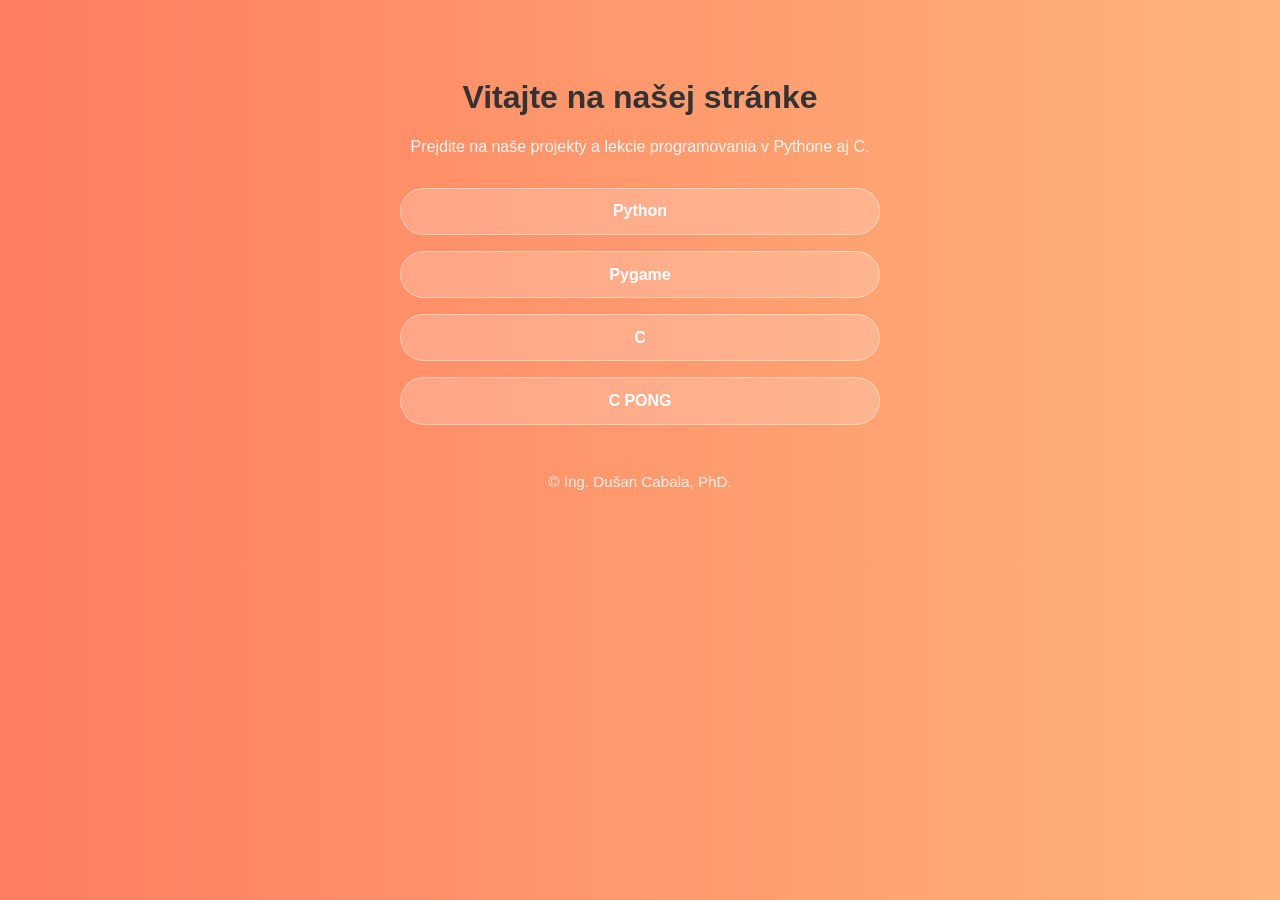
<file: index.html>
<!DOCTYPE html>
<html lang="sk">
<head>
    <meta charset="UTF-8">
    <meta name="viewport" content="width=device-width, initial-scale=1.0">
    <title>Index Page</title>
    <style>
        body {
            background: linear-gradient(to right, #ff7e5f, #feb47b);
            font-family: Arial, sans-serif;
            color: #333;
            text-align: center;
            padding: 50px;
        }
        nav {
            margin: 2rem auto;
            display: grid;
            gap: 1rem;
            max-width: 480px;
        }
        a {
            display: inline-block;
            background: rgba(255, 255, 255, 0.2);
            border: 1px solid rgba(255, 255, 255, 0.4);
            border-radius: 999px;
            color: #fff;
            text-decoration: none;
            font-weight: bold;
            padding: 0.85rem 1.2rem;
            transition: transform 0.2s ease, background 0.2s ease;
        }
        a:hover {
            text-decoration: none;
            background: rgba(255, 255, 255, 0.35);
            transform: translateY(-2px);
        }
        .subtitle {
            margin-top: 1rem;
            color: #fff;
            opacity: 0.9;
        }
        footer {
            margin-top: 3rem;
            color: rgba(255, 255, 255, 0.85);
            font-size: 0.95rem;
        }
    </style>
</head>
<body>
    <h1>Vitajte na našej stránke</h1>
    <p class="subtitle">Prejdite na naše projekty a lekcie programovania v Pythone aj C.</p>
    <nav>
        <a href="PYTHON/index.html">Python</a>
        <a href="PYTHON/PYGAME/index.html">Pygame</a>
        <a href="C/index.html">C</a>
        <a href="C/PONG/index.html">C PONG</a>
    </nav>
    <footer>
        <p>&copy; Ing. Dušan Cabala, PhD.</p>
    </footer>
</body>
</html>
</file>
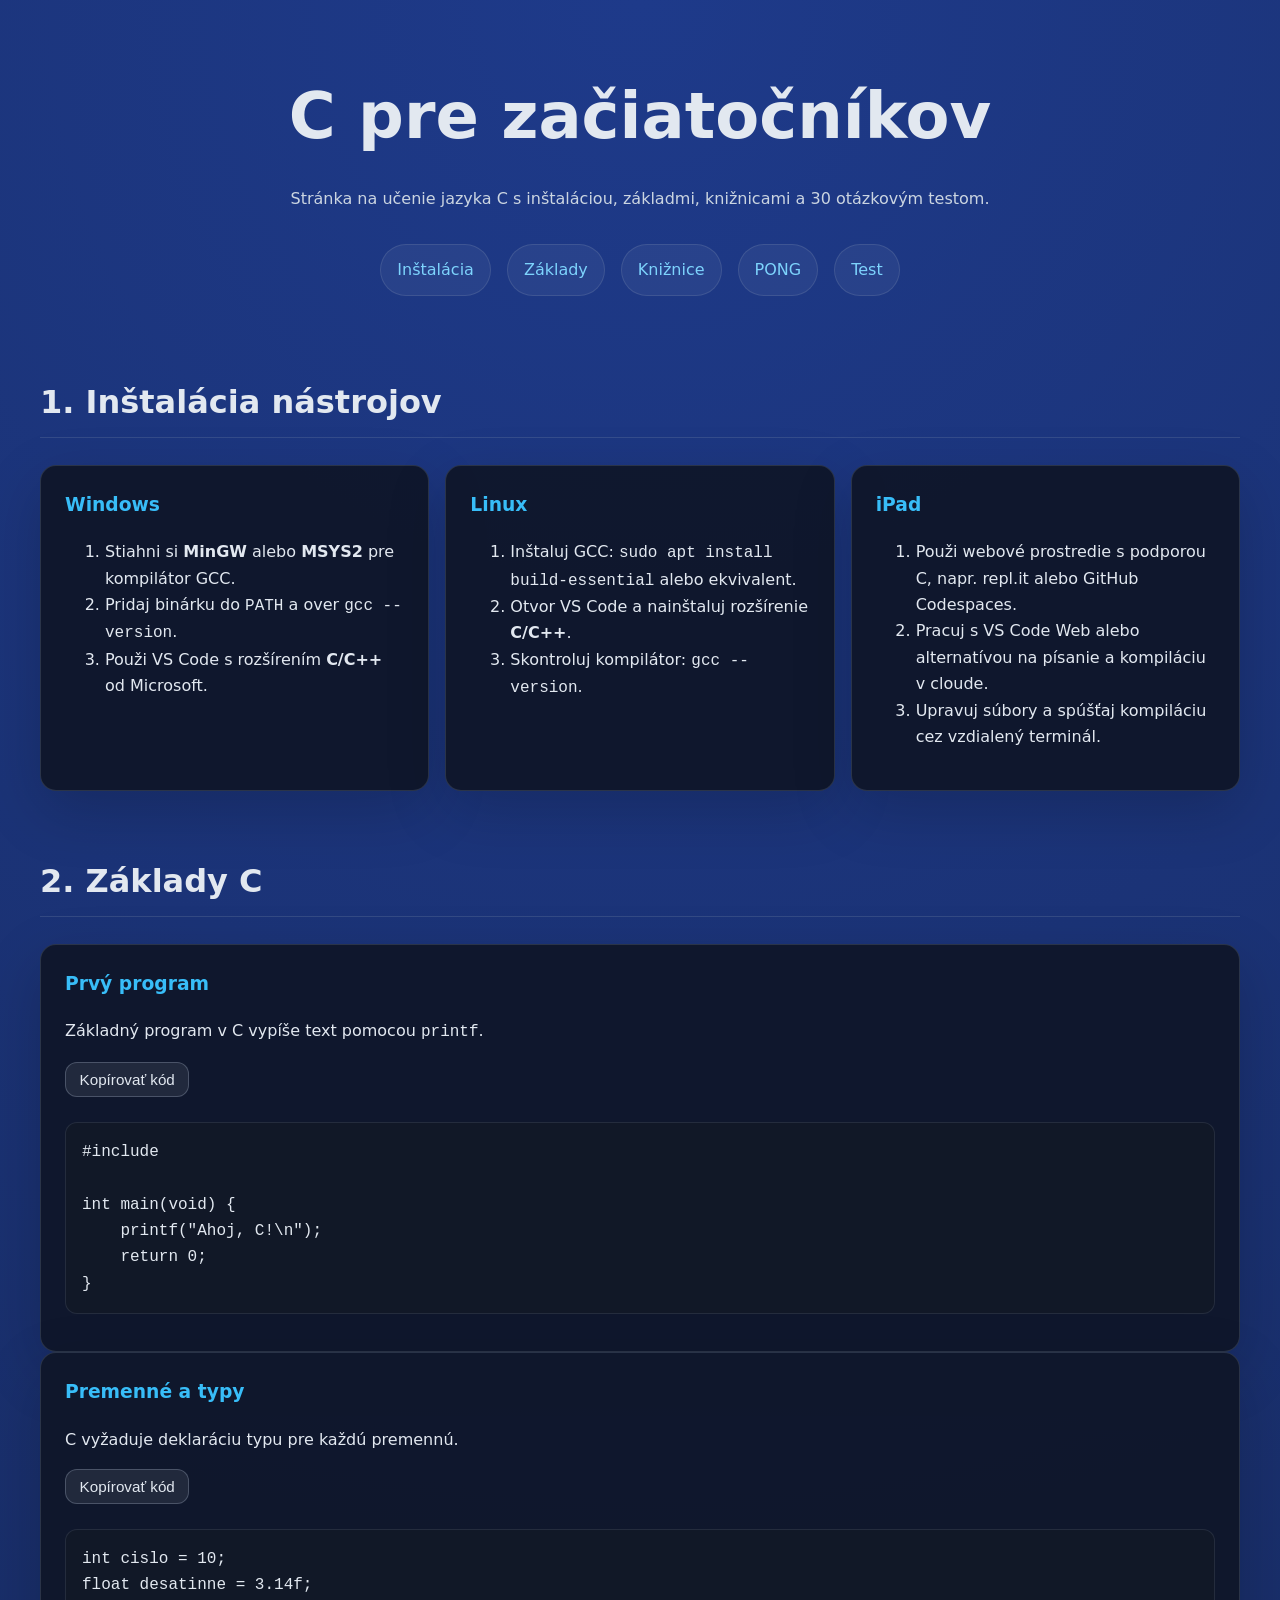
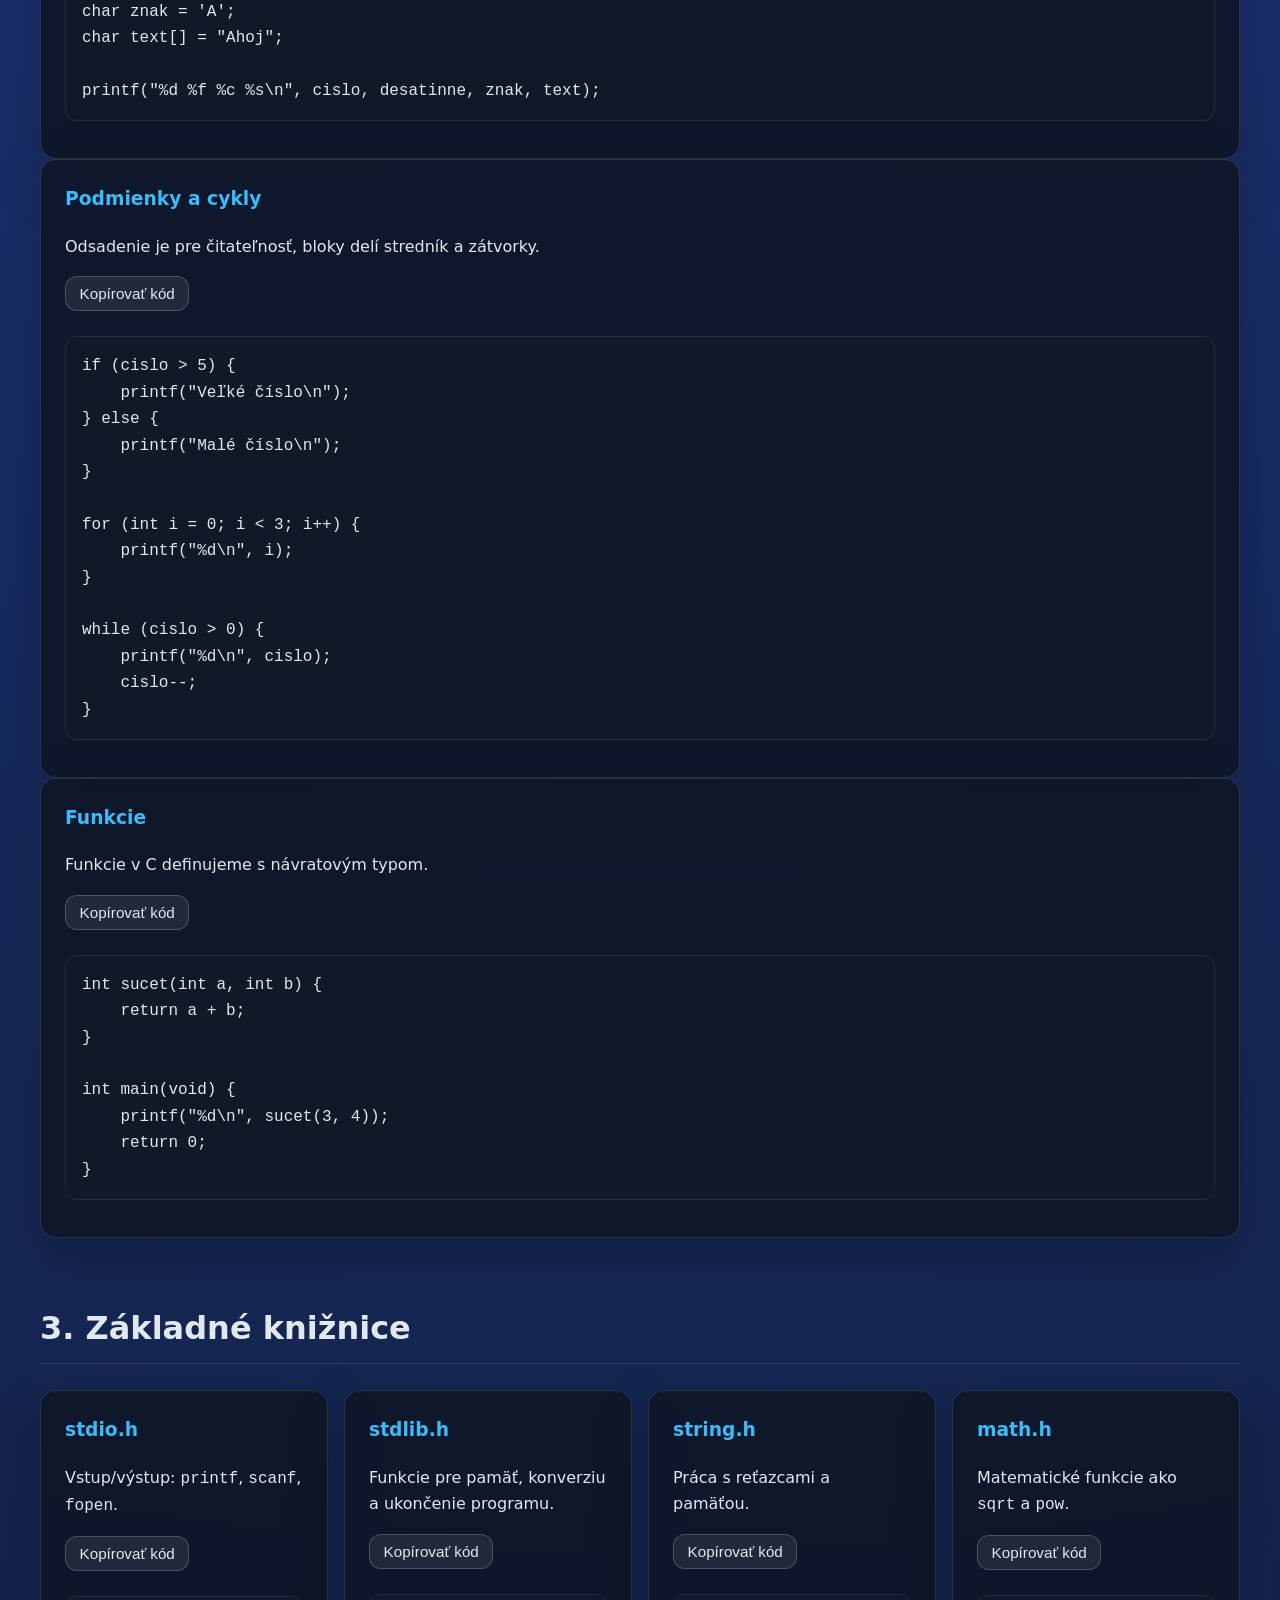
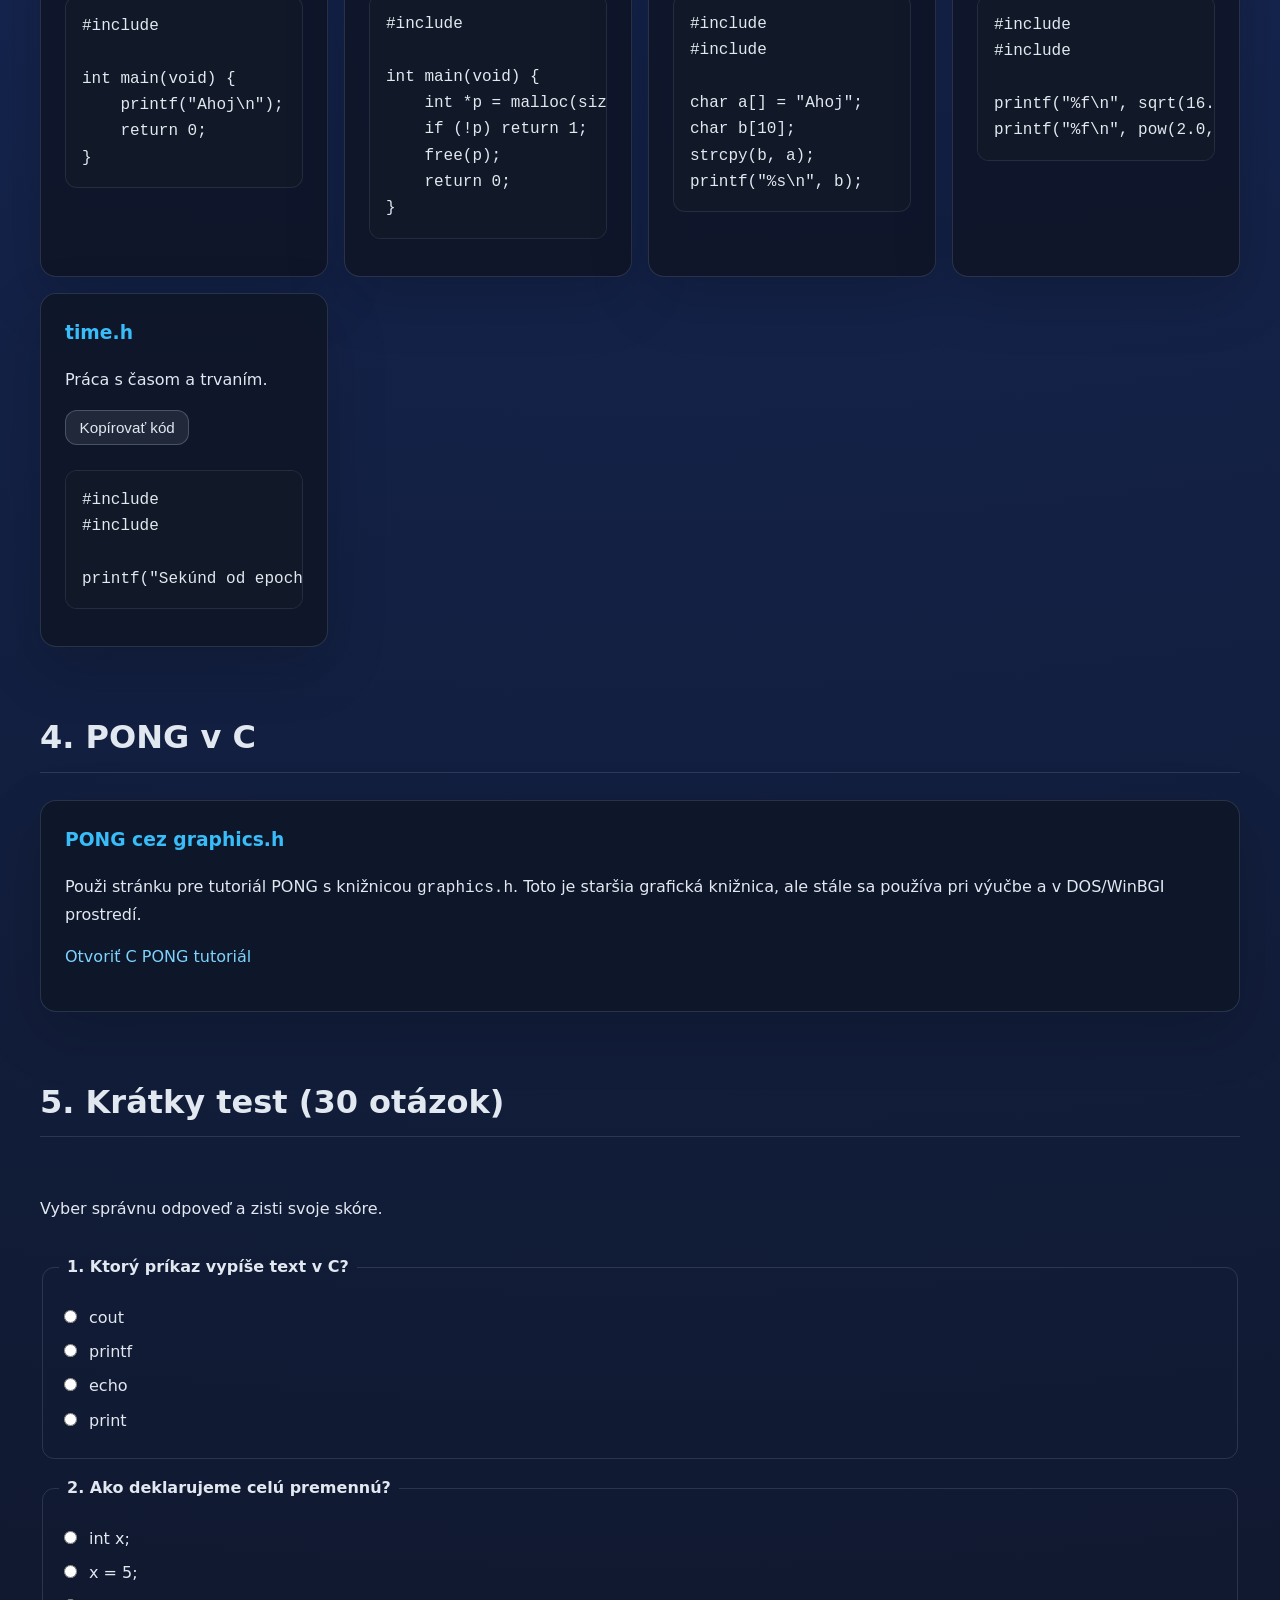
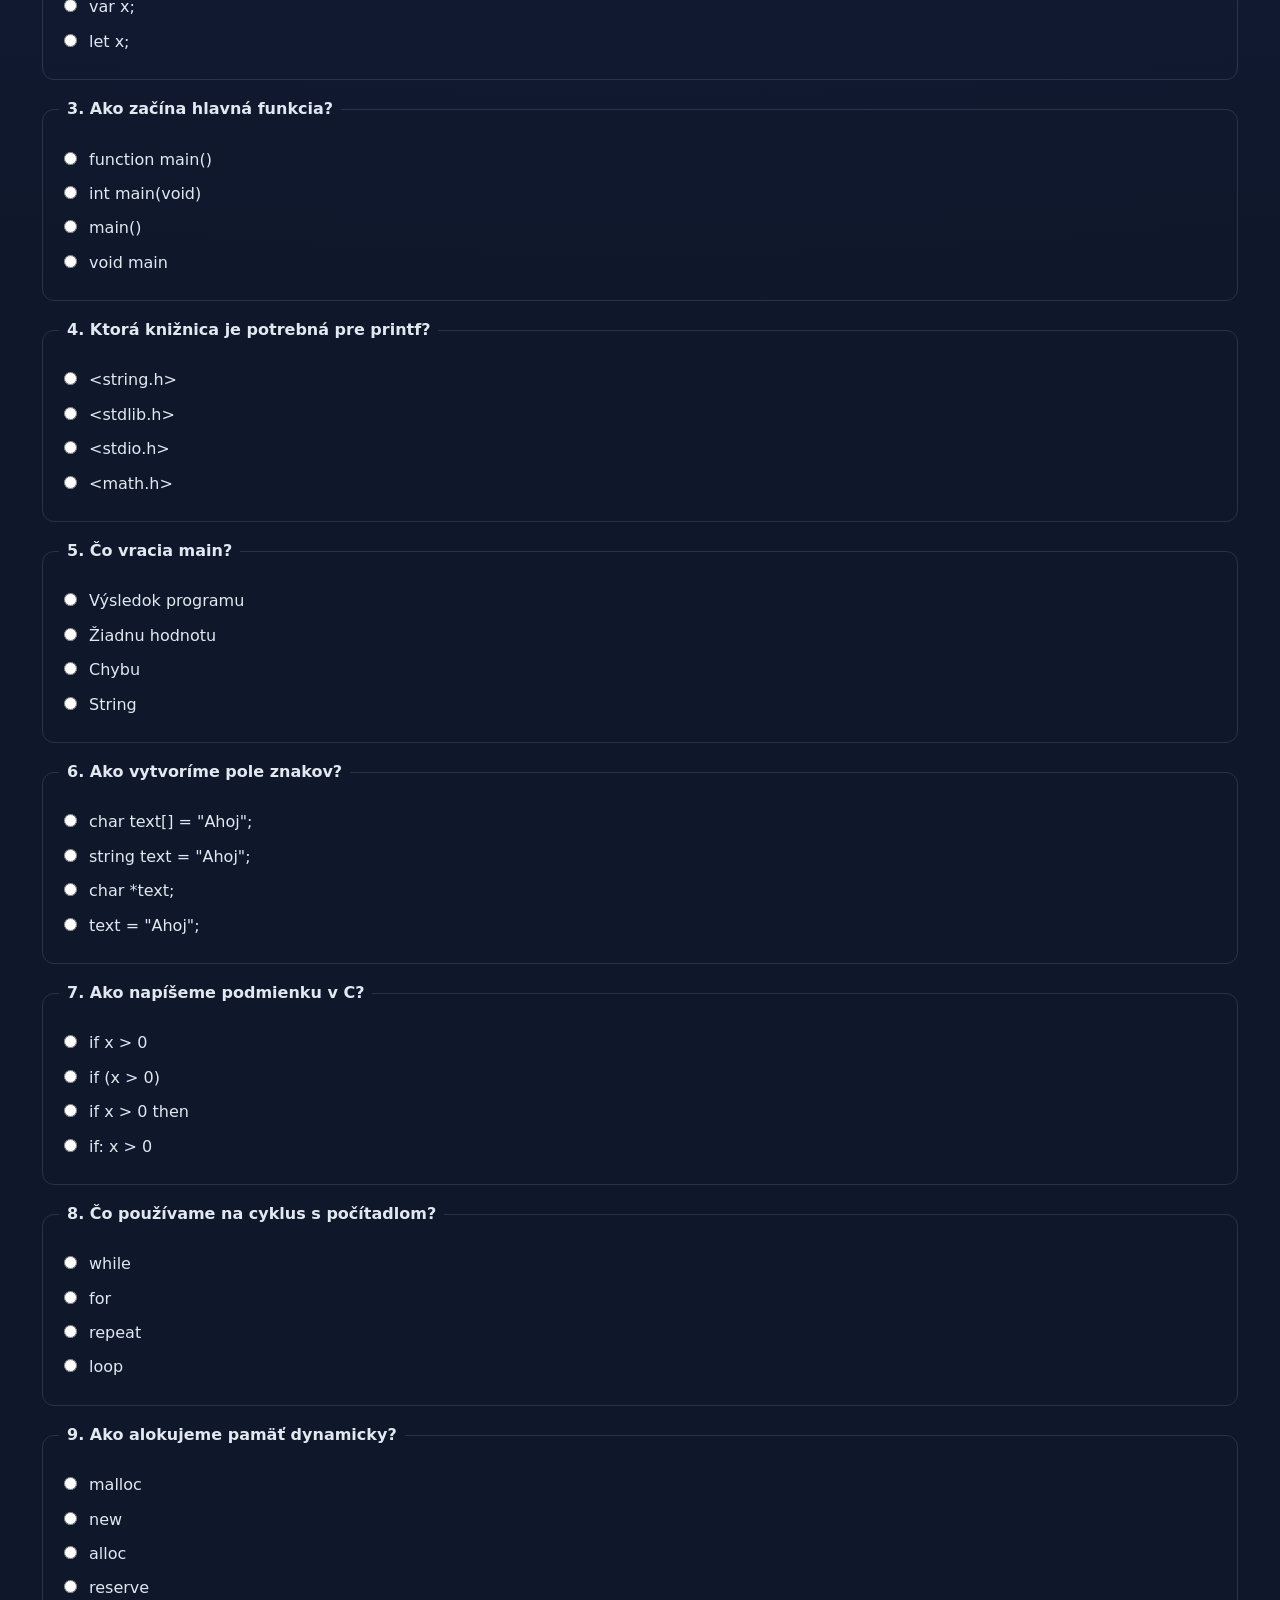
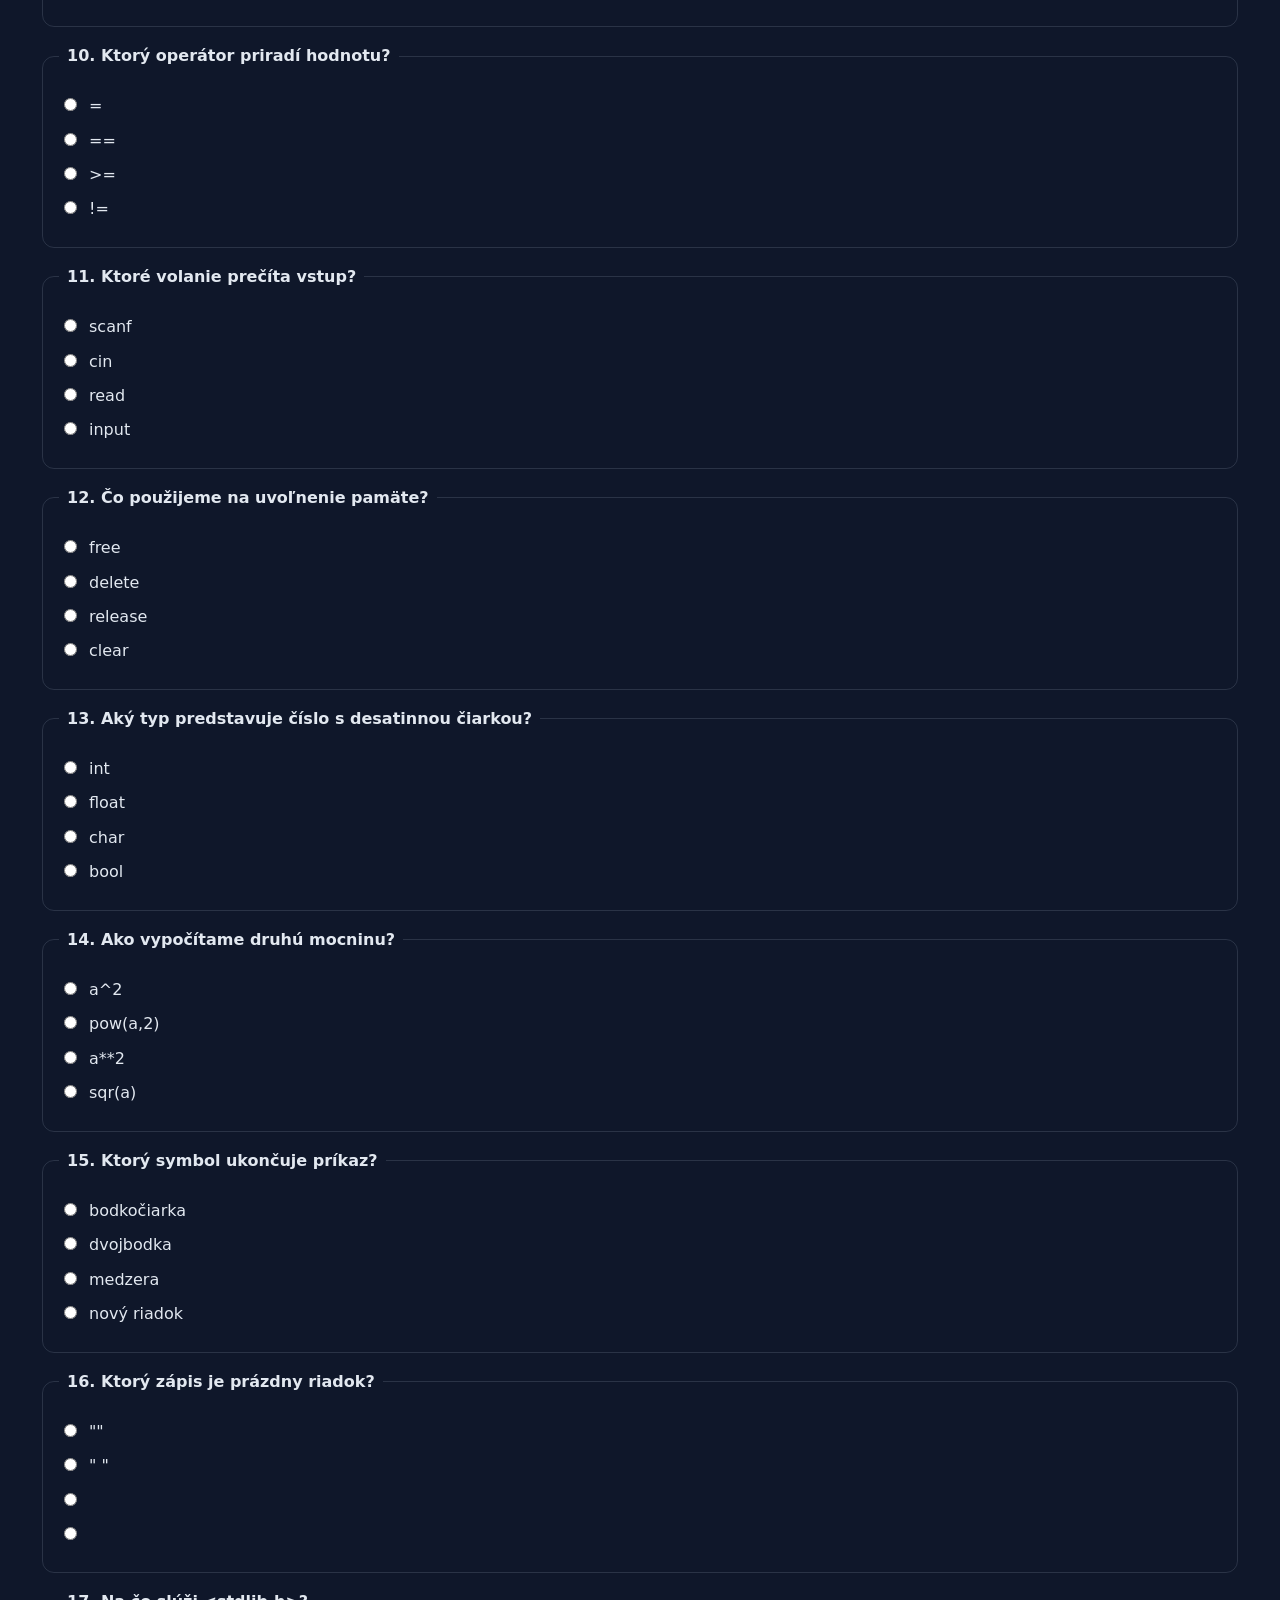
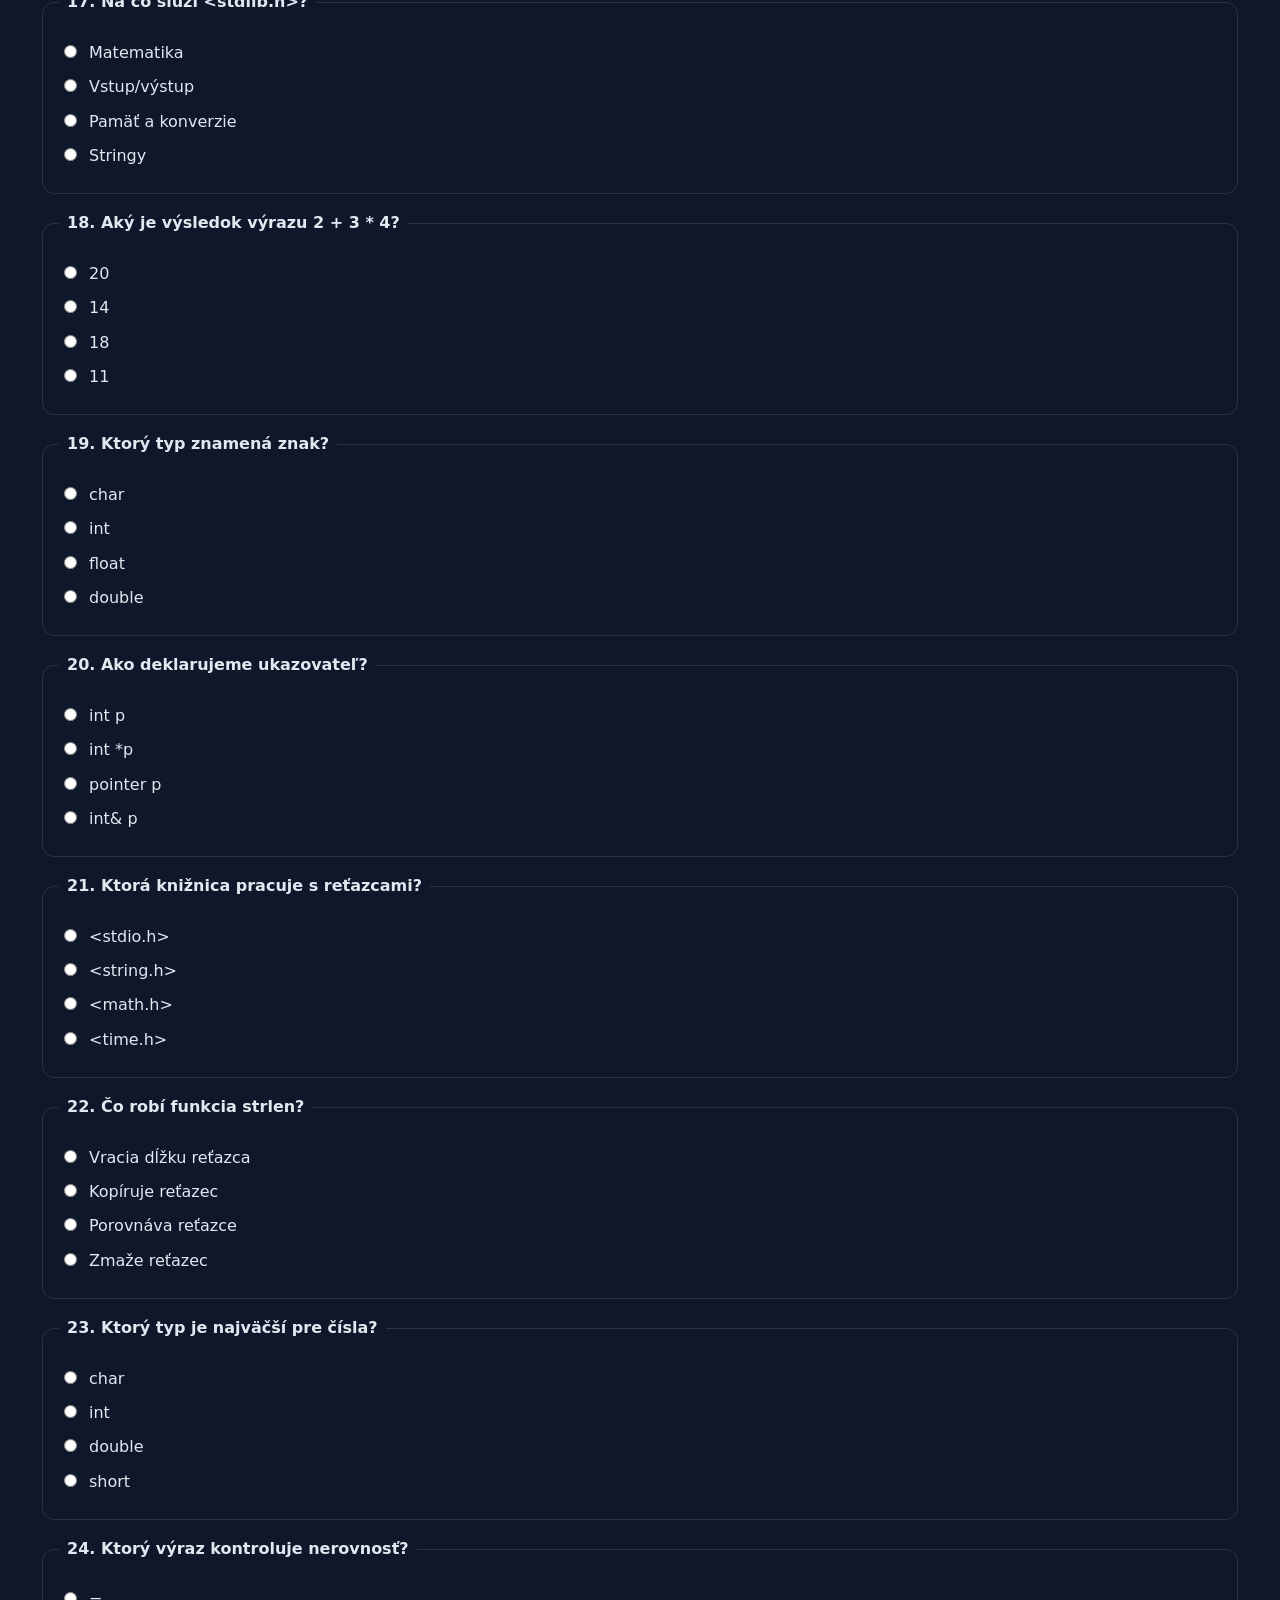
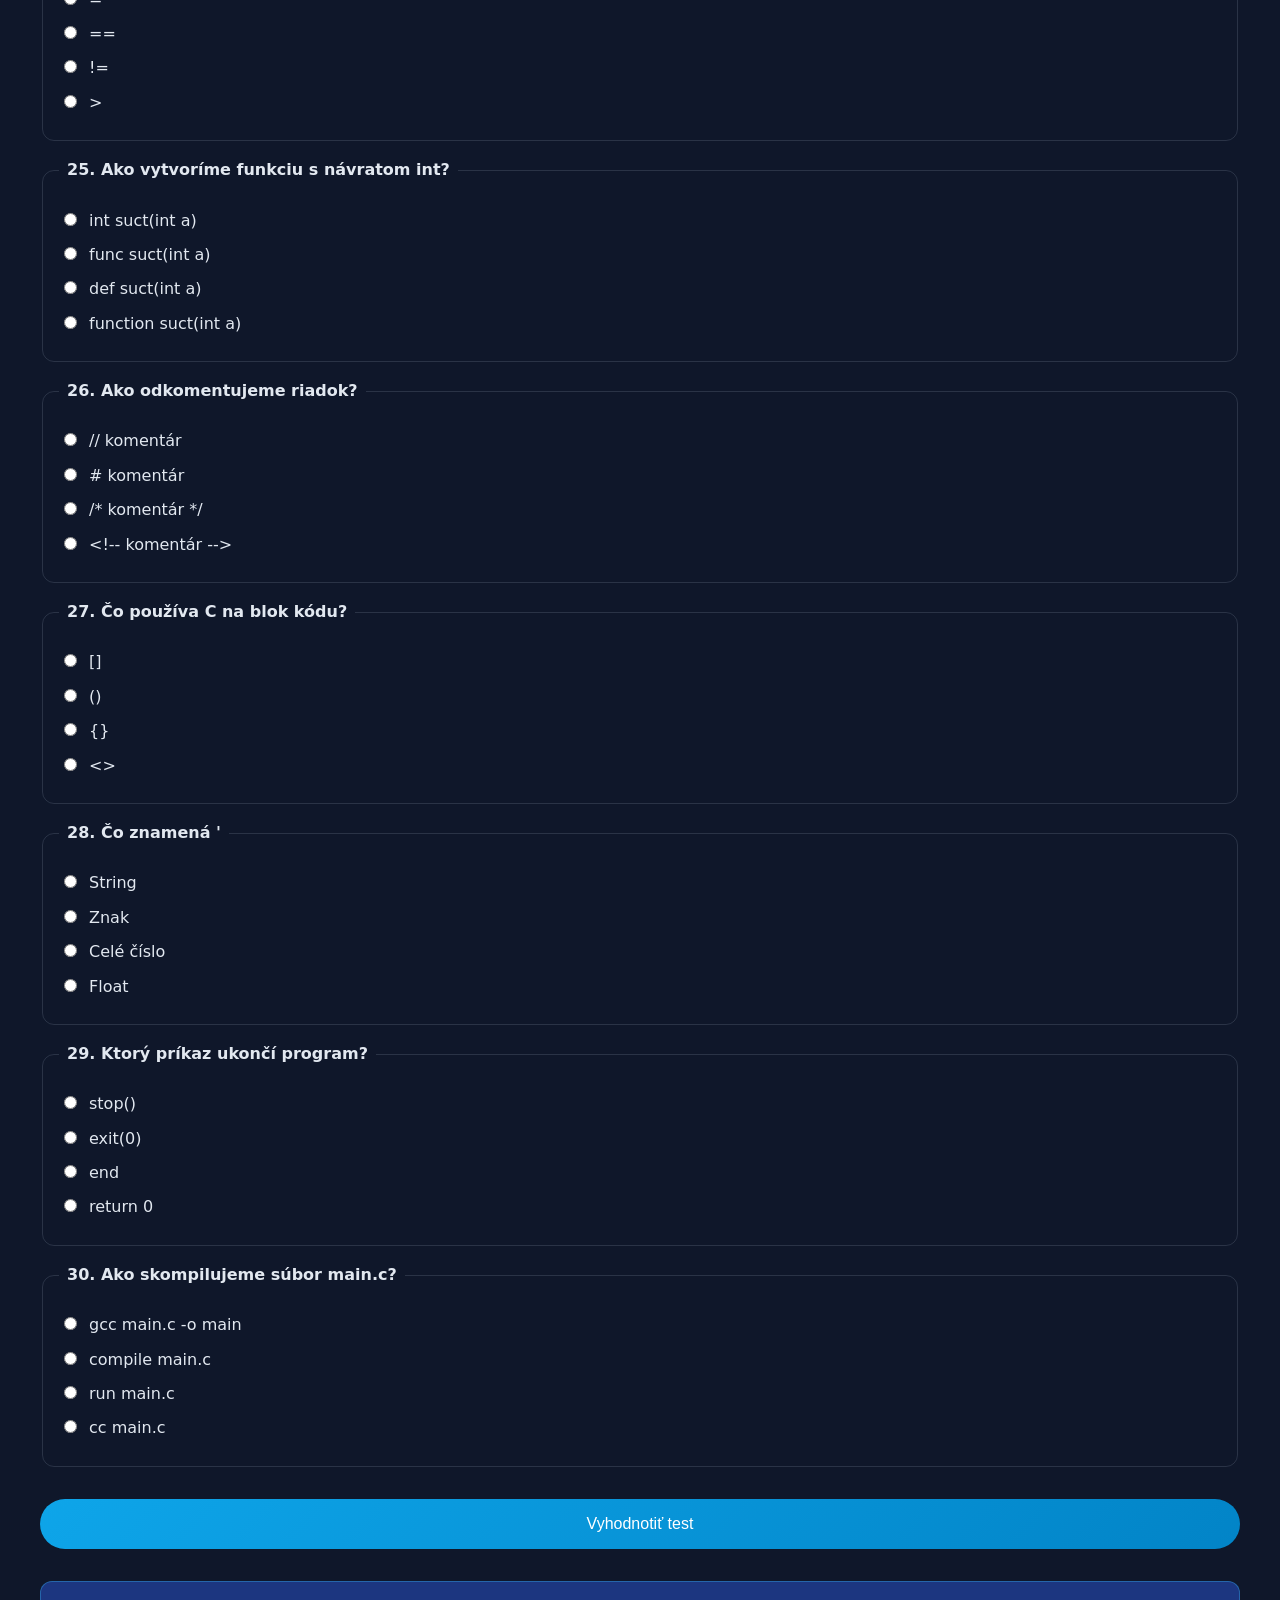
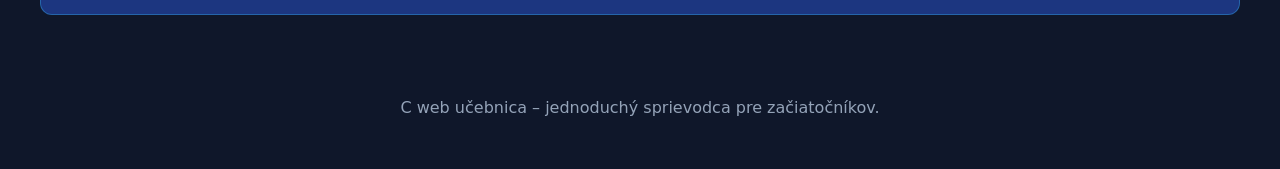
<file: C/index.html>
<!DOCTYPE html>
<html lang="sk">
<head>
  <meta charset="UTF-8">
  <meta name="viewport" content="width=device-width, initial-scale=1.0">
  <title>C pre začiatočníkov</title>
  <link rel="stylesheet" href="styles.css">
</head>
<body>
  <header class="hero">
    <div class="container">
      <h1>C pre začiatočníkov</h1>
      <p>Stránka na učenie jazyka C s inštaláciou, základmi, knižnicami a 30 otázkovým testom.</p>
      <nav>
        <a href="#install">Inštalácia</a>
        <a href="#basics">Základy</a>
        <a href="#libraries">Knižnice</a>
        <a href="#pong">PONG</a>
        <a href="#quiz">Test</a>
      </nav>
    </div>
  </header>

  <main class="container">
    <section id="install" class="section">
      <h2>1. Inštalácia nástrojov</h2>
      <div class="card-grid">
        <article class="card">
          <h3>Windows</h3>
          <ol>
            <li>Stiahni si <strong>MinGW</strong> alebo <strong>MSYS2</strong> pre kompilátor GCC.</li>
            <li>Pridaj binárku do <code>PATH</code> a over <code>gcc --version</code>.</li>
            <li>Použi VS Code s rozšírením <strong>C/C++</strong> od Microsoft.</li>
          </ol>
        </article>
        <article class="card">
          <h3>Linux</h3>
          <ol>
            <li>Inštaluj GCC: <code>sudo apt install build-essential</code> alebo ekvivalent.</li>
            <li>Otvor VS Code a nainštaluj rozšírenie <strong>C/C++</strong>.</li>
            <li>Skontroluj kompilátor: <code>gcc --version</code>.</li>
          </ol>
        </article>
        <article class="card">
          <h3>iPad</h3>
          <ol>
            <li>Použi webové prostredie s podporou C, napr. repl.it alebo GitHub Codespaces.</li>
            <li>Pracuj s VS Code Web alebo alternatívou na písanie a kompiláciu v cloude.</li>
            <li>Upravuj súbory a spúšťaj kompiláciu cez vzdialený terminál.</li>
          </ol>
        </article>
      </div>
    </section>

    <section id="basics" class="section">
      <h2>2. Základy C</h2>
      <article class="card">
        <h3>Prvý program</h3>
        <p>Základný program v C vypíše text pomocou <code>printf</code>.</p>
        <pre><code>#include <stdio.h>

int main(void) {
    printf("Ahoj, C!\n");
    return 0;
}</code></pre>
      </article>
      <article class="card">
        <h3>Premenné a typy</h3>
        <p>C vyžaduje deklaráciu typu pre každú premennú.</p>
        <pre><code>int cislo = 10;
float desatinne = 3.14f;
char znak = 'A';
char text[] = "Ahoj";

printf("%d %f %c %s\n", cislo, desatinne, znak, text);</code></pre>
      </article>
      <article class="card">
        <h3>Podmienky a cykly</h3>
        <p>Odsadenie je pre čitateľnosť, bloky delí stredník a zátvorky.</p>
        <pre><code>if (cislo > 5) {
    printf("Veľké číslo\n");
} else {
    printf("Malé číslo\n");
}

for (int i = 0; i < 3; i++) {
    printf("%d\n", i);
}

while (cislo > 0) {
    printf("%d\n", cislo);
    cislo--;
}</code></pre>
      </article>
      <article class="card">
        <h3>Funkcie</h3>
        <p>Funkcie v C definujeme s návratovým typom.</p>
        <pre><code>int sucet(int a, int b) {
    return a + b;
}

int main(void) {
    printf("%d\n", sucet(3, 4));
    return 0;
}</code></pre>
      </article>
    </section>

    <section id="libraries" class="section">
      <h2>3. Základné knižnice</h2>
      <div class="card-grid">
        <article class="card">
          <h3>stdio.h</h3>
          <p>Vstup/výstup: <code>printf</code>, <code>scanf</code>, <code>fopen</code>.</p>
          <pre><code>#include <stdio.h>

int main(void) {
    printf("Ahoj\n");
    return 0;
}</code></pre>
        </article>
        <article class="card">
          <h3>stdlib.h</h3>
          <p>Funkcie pre pamäť, konverziu a ukončenie programu.</p>
          <pre><code>#include <stdlib.h>

int main(void) {
    int *p = malloc(sizeof(int) * 3);
    if (!p) return 1;
    free(p);
    return 0;
}</code></pre>
        </article>
        <article class="card">
          <h3>string.h</h3>
          <p>Práca s reťazcami a pamäťou.</p>
          <pre><code>#include <stdio.h>
#include <string.h>

char a[] = "Ahoj";
char b[10];
strcpy(b, a);
printf("%s\n", b);</code></pre>
        </article>
        <article class="card">
          <h3>math.h</h3>
          <p>Matematické funkcie ako <code>sqrt</code> a <code>pow</code>.</p>
          <pre><code>#include <stdio.h>
#include <math.h>

printf("%f\n", sqrt(16.0));
printf("%f\n", pow(2.0, 3.0));</code></pre>
        </article>
        <article class="card">
          <h3>time.h</h3>
          <p>Práca s časom a trvaním.</p>
          <pre><code>#include <stdio.h>
#include <time.h>

printf("Sekúnd od epochy: %ld\n", time(NULL));</code></pre>
        </article>
      </div>
    </section>

    <section id="pong" class="section">
      <h2>4. PONG v C</h2>
      <article class="card">
        <h3>PONG cez graphics.h</h3>
        <p>Použi stránku pre tutoriál PONG s knižnicou <code>graphics.h</code>. Toto je staršia grafická knižnica, ale stále sa používa pri výučbe a v DOS/WinBGI prostredí.</p>
        <p><a href="PONG/index.html" class="button button-primary">Otvoriť C PONG tutoriál</a></p>
      </article>
    </section>

    <section id="quiz" class="section quiz-section">
      <h2>5. Krátky test (30 otázok)</h2>
      <p>Vyber správnu odpoveď a zisti svoje skóre.</p>
      <form id="quizForm"></form>
      <button id="submitQuiz" class="button">Vyhodnotiť test</button>
      <div id="quizResult" class="result"></div>
    </section>
  </main>

  <footer class="footer">
    <div class="container">
      <p>C web učebnica – jednoduchý sprievodca pre začiatočníkov.</p>
    </div>
  </footer>

  <script src="script.js"></script>
</body>
</html>
</file>
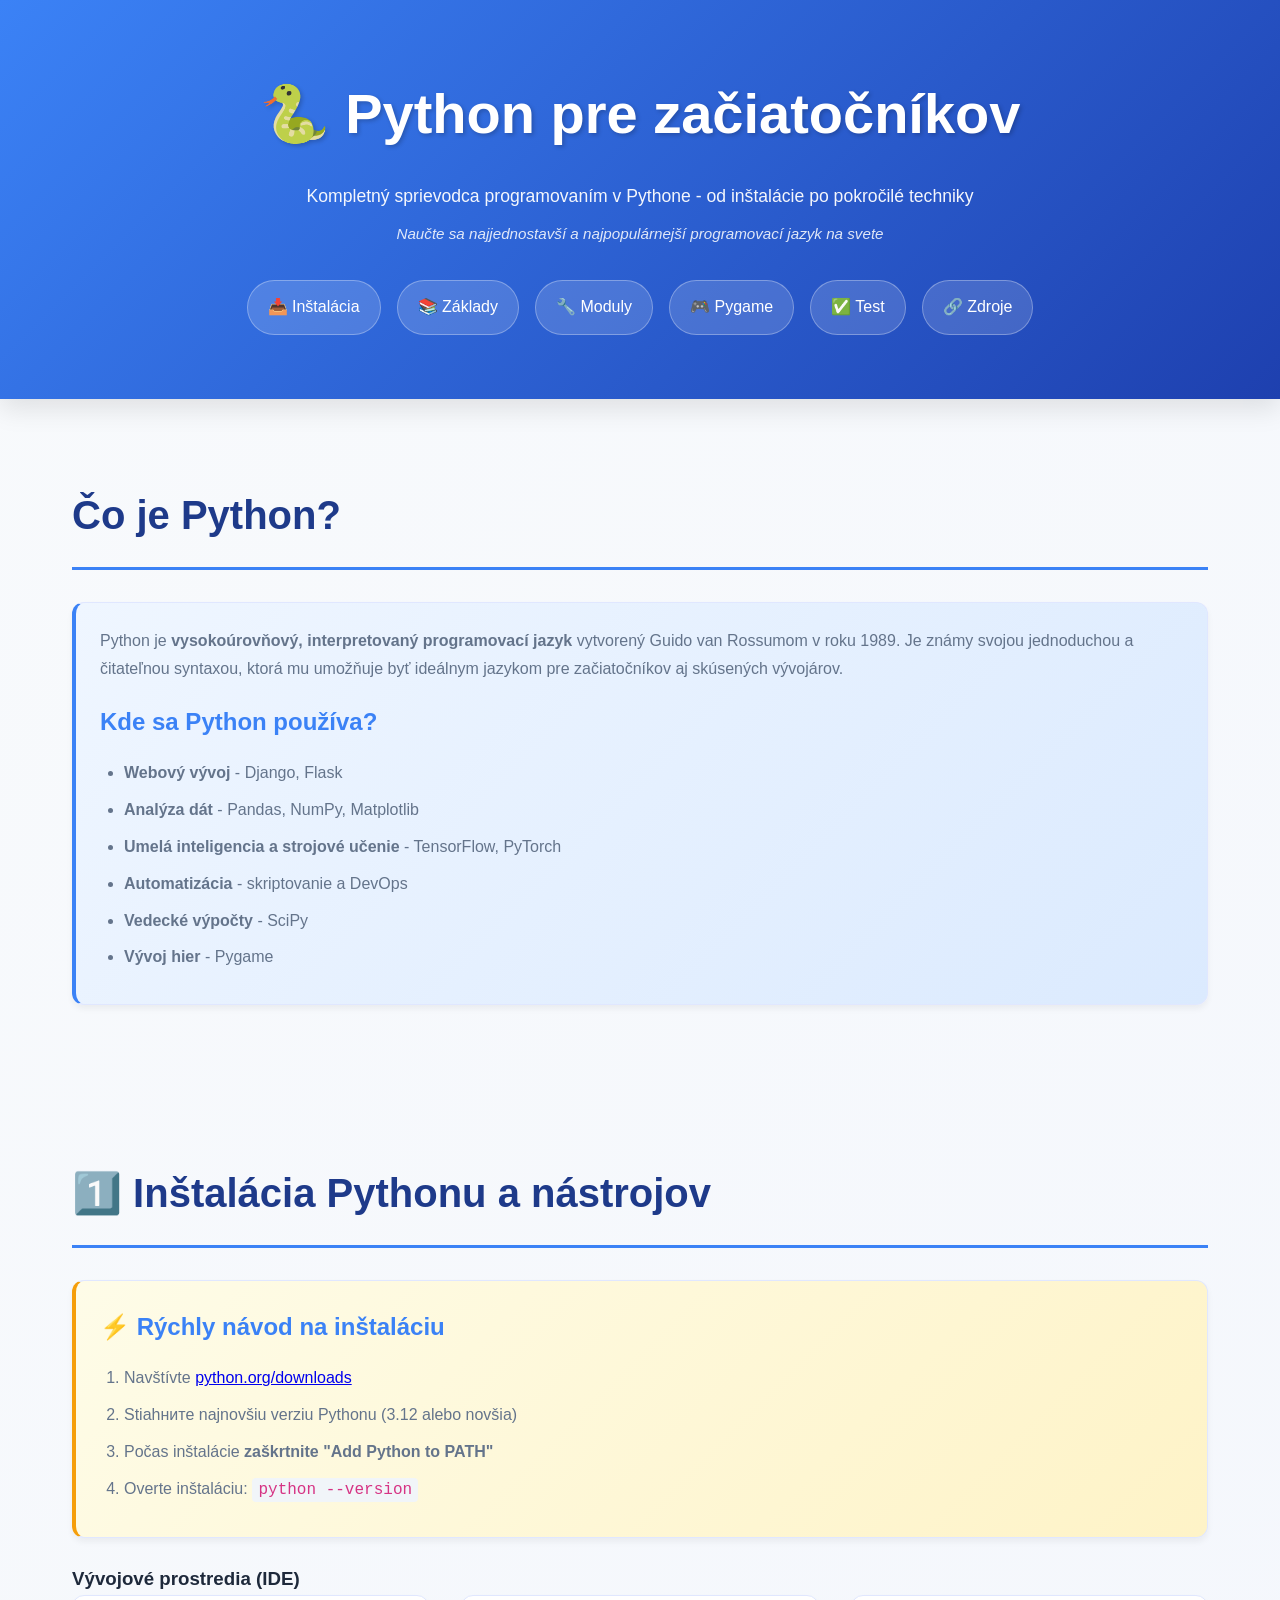
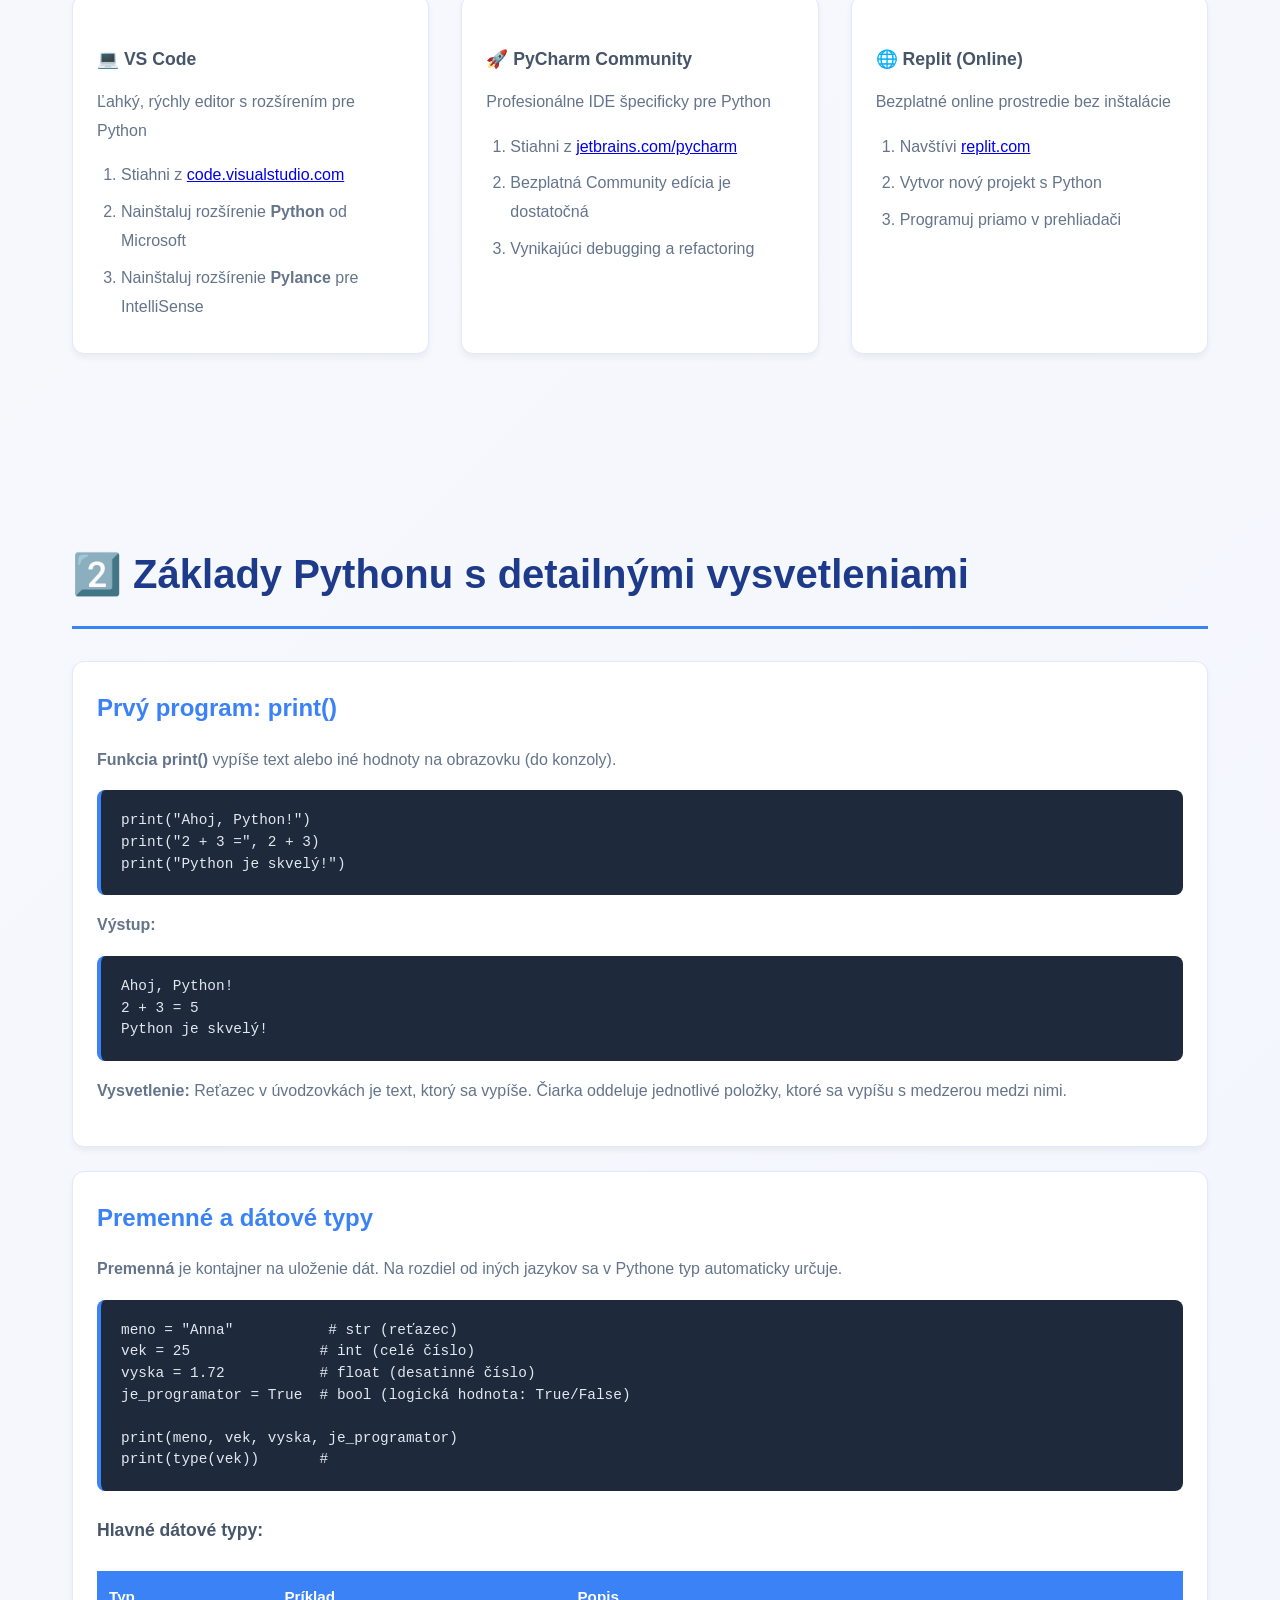
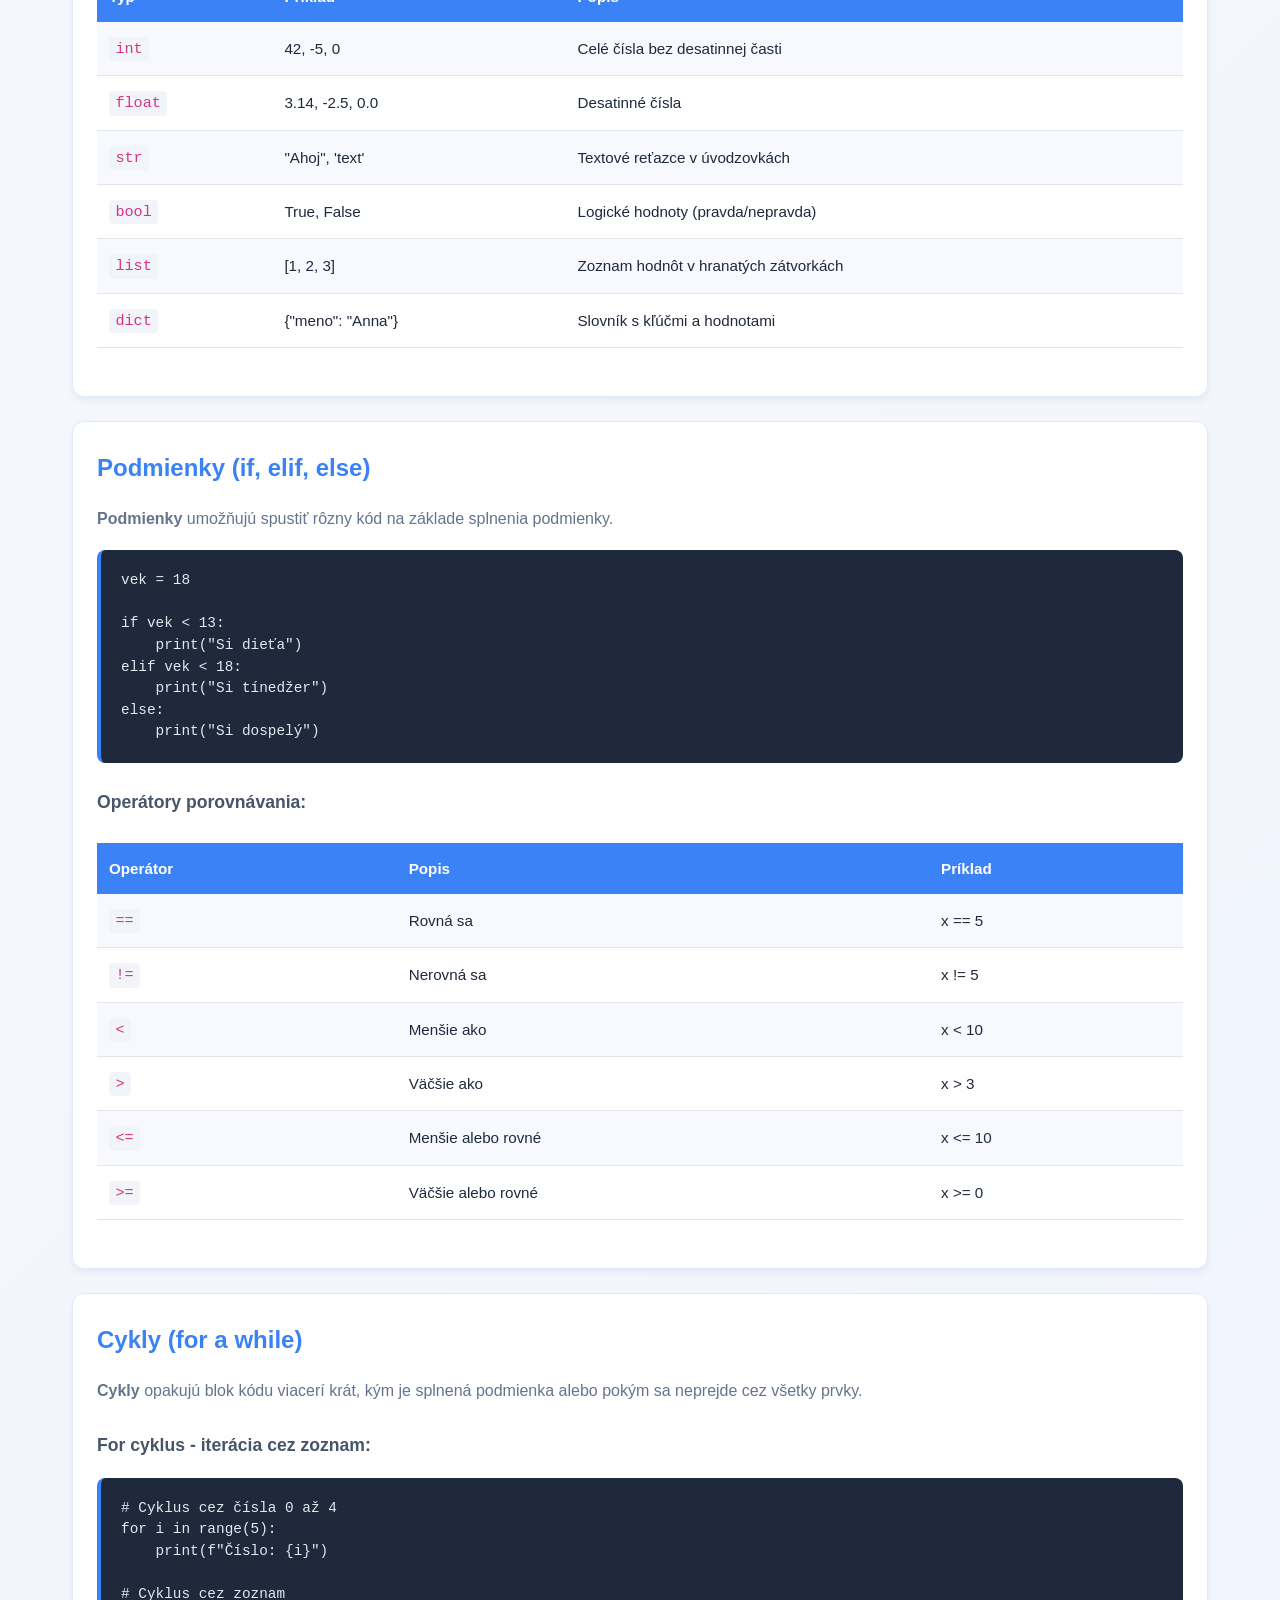
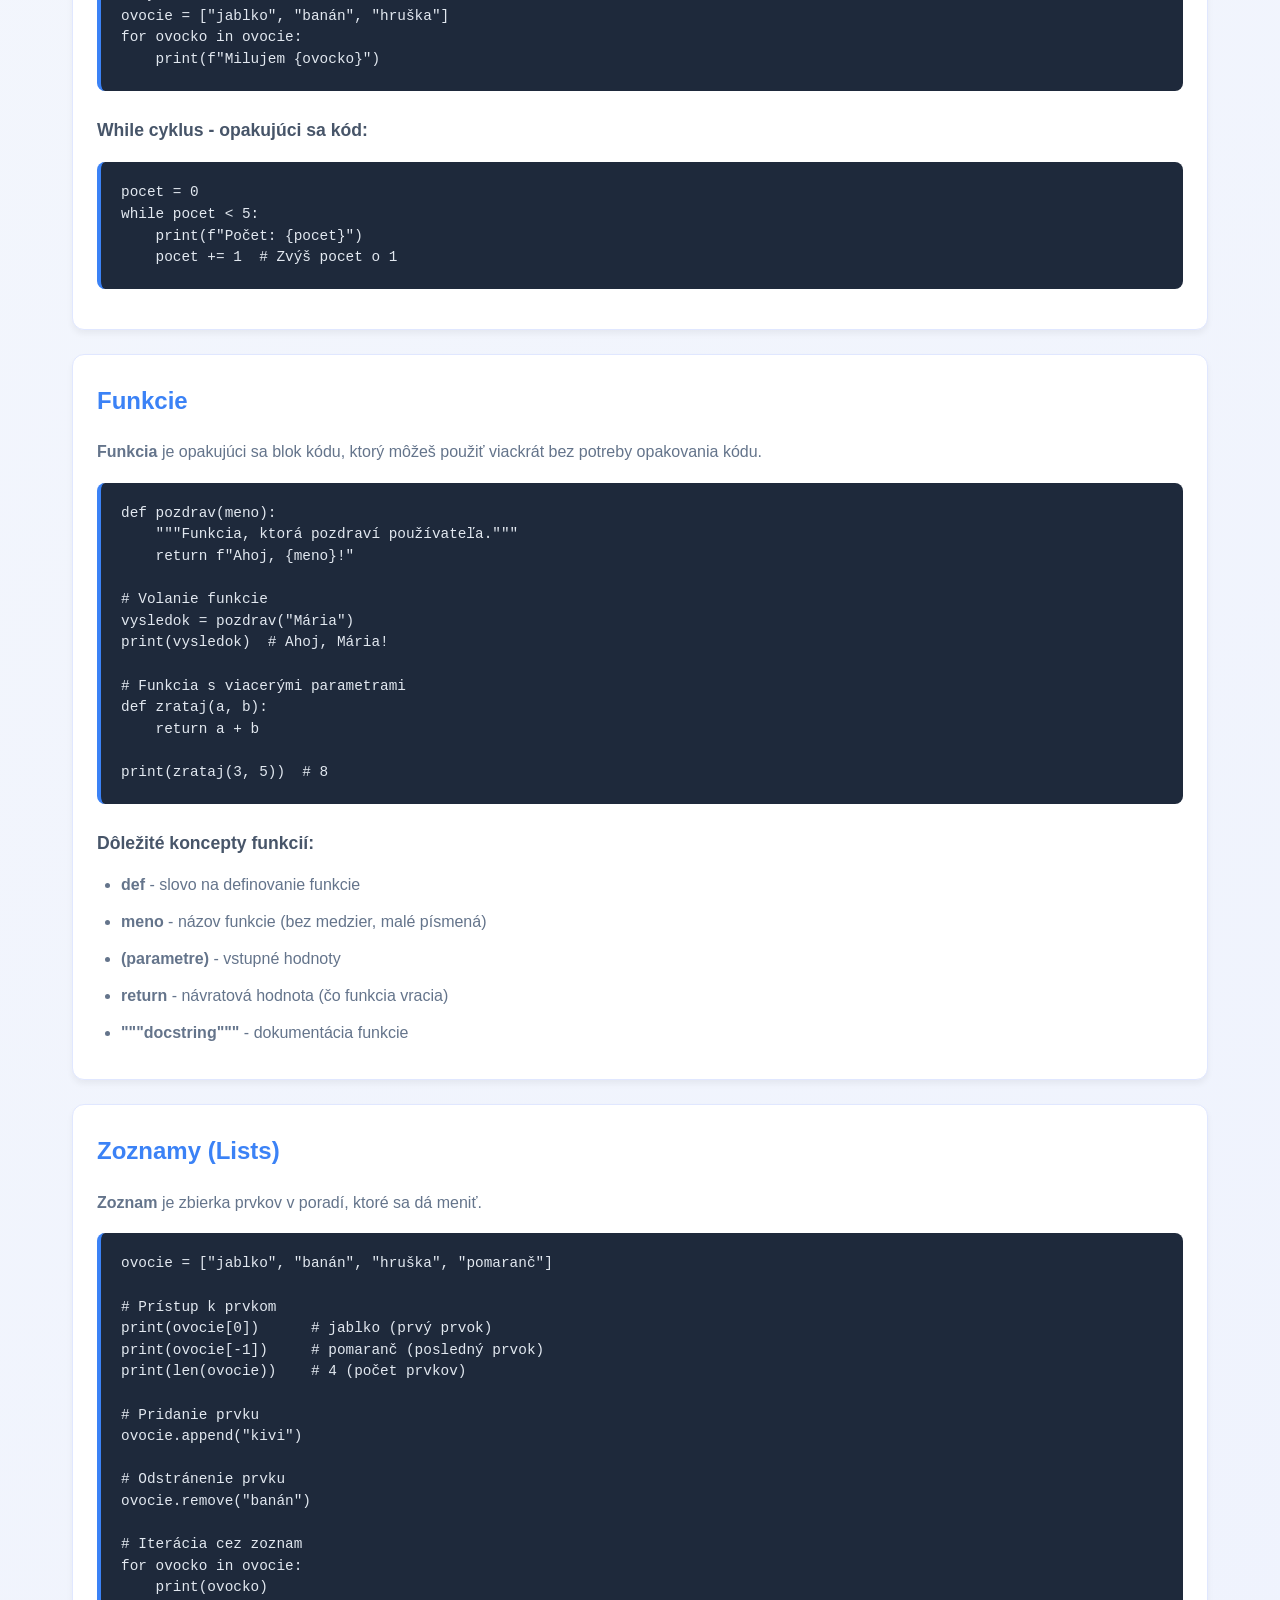
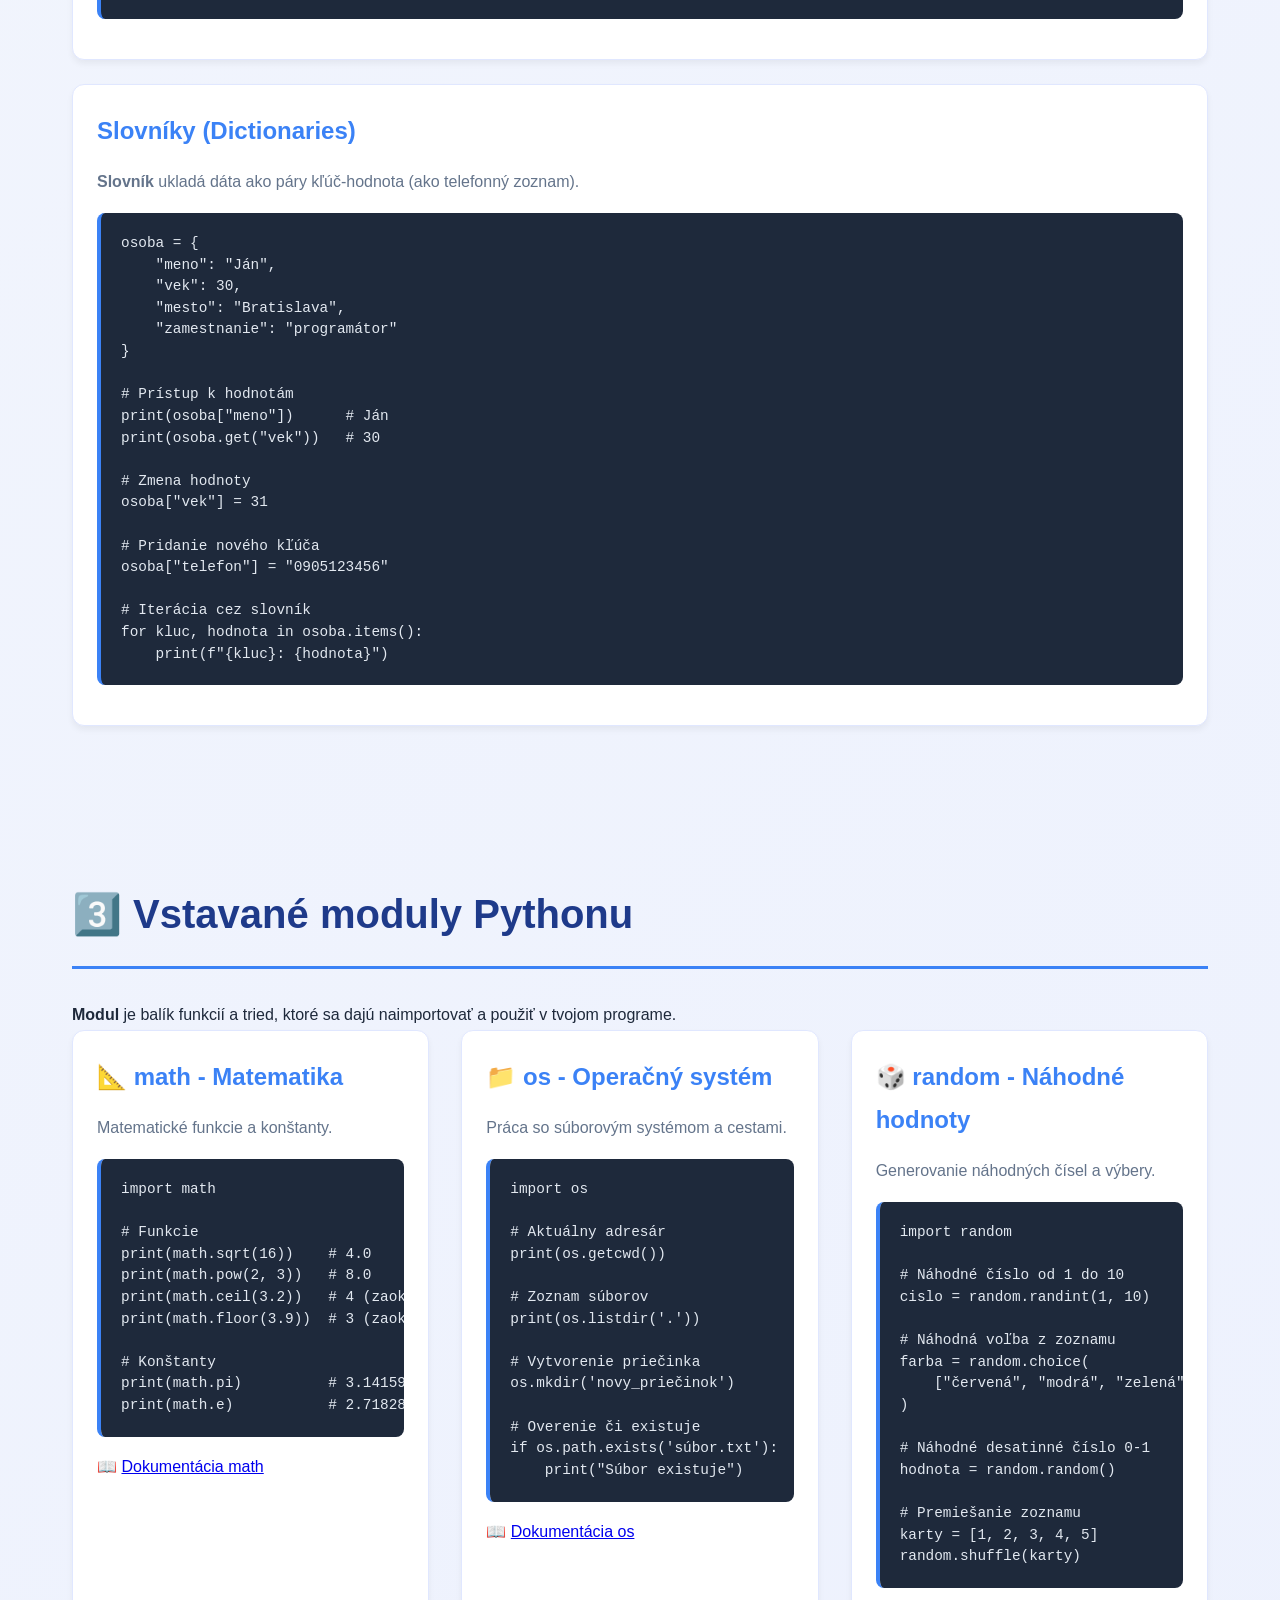
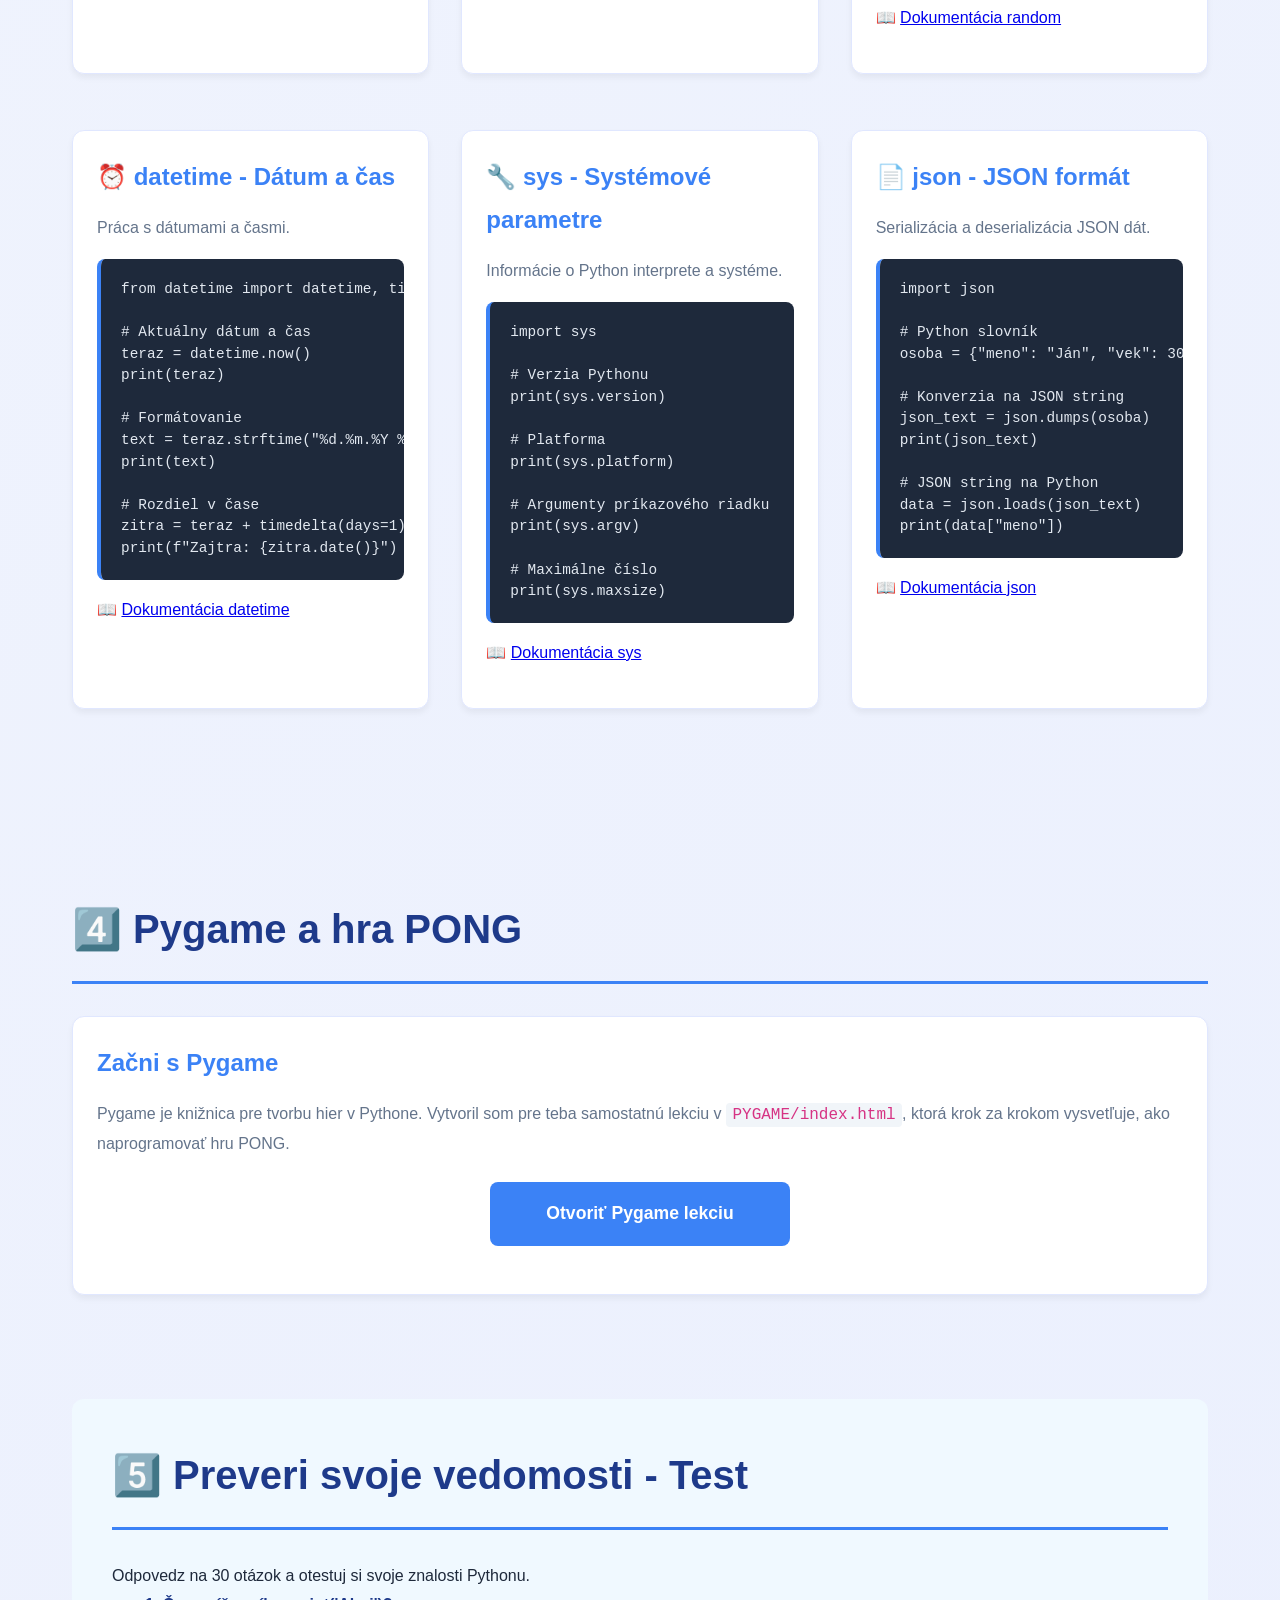
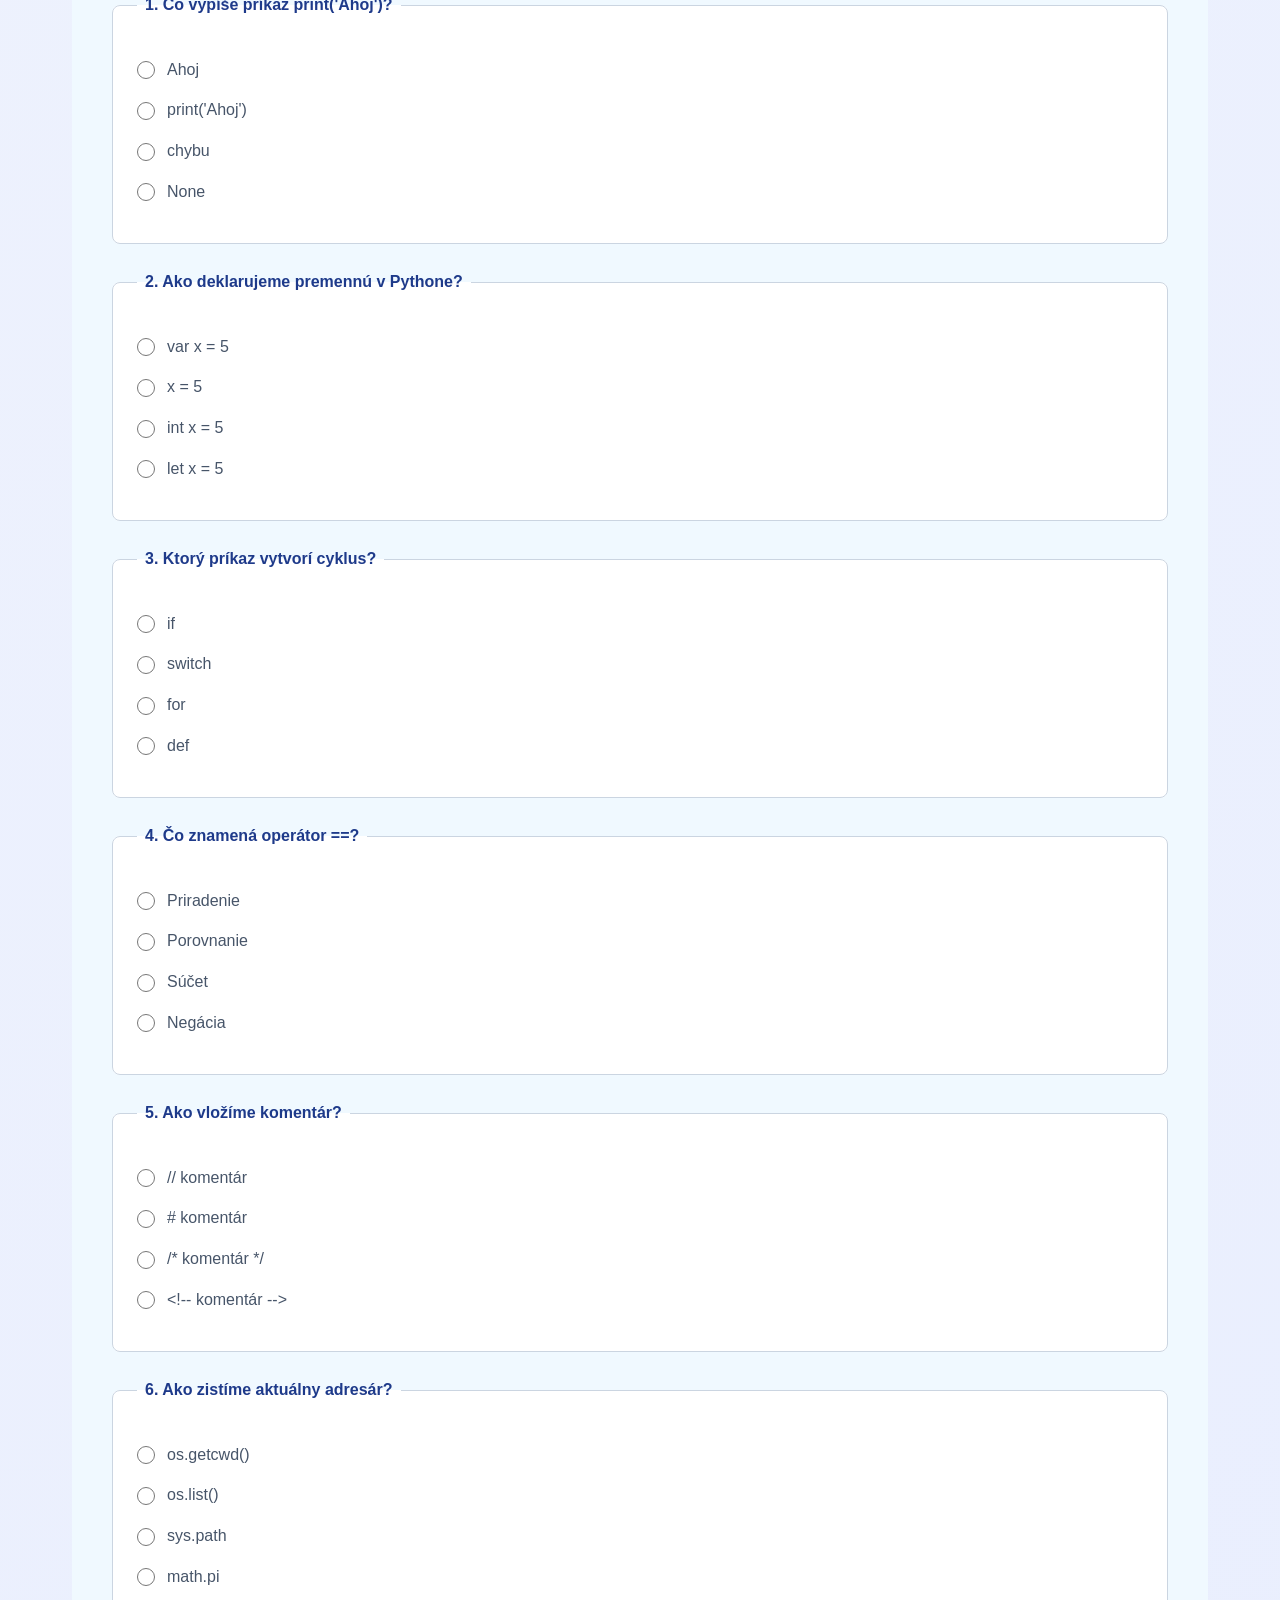
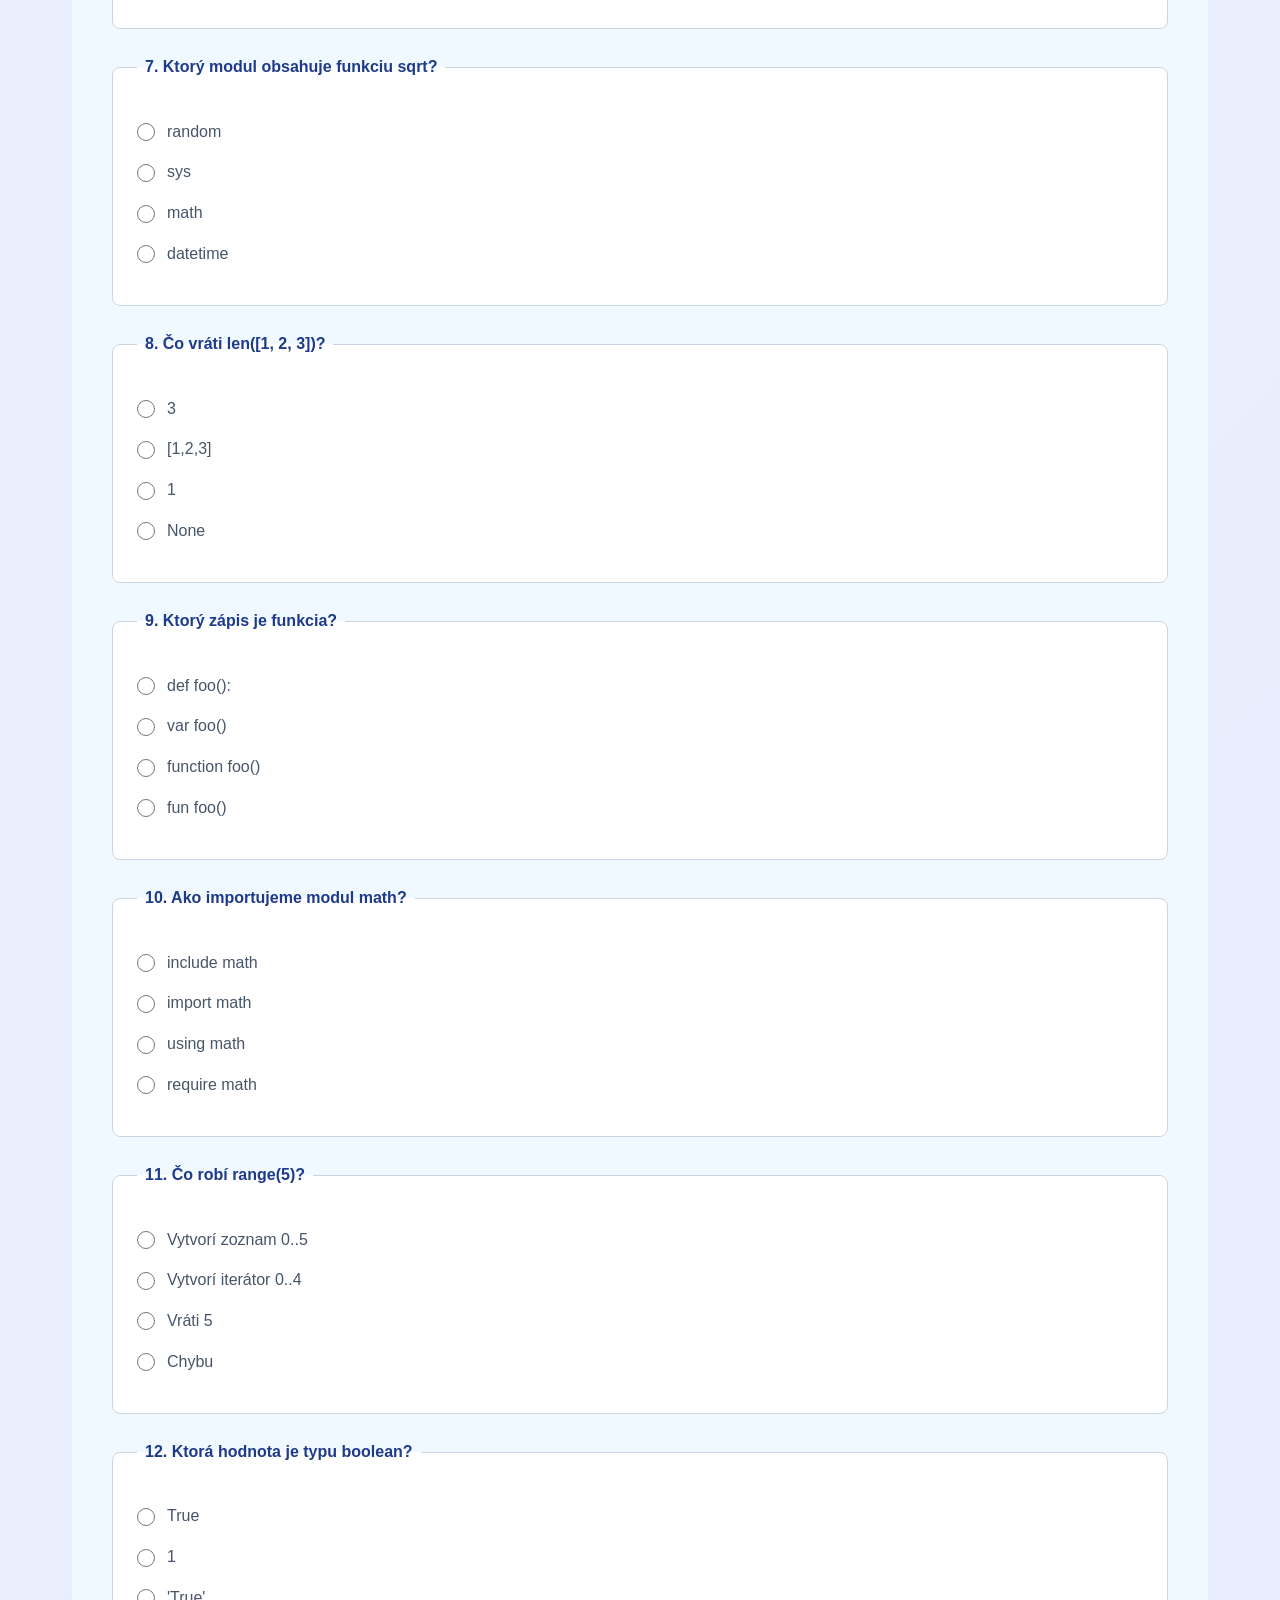
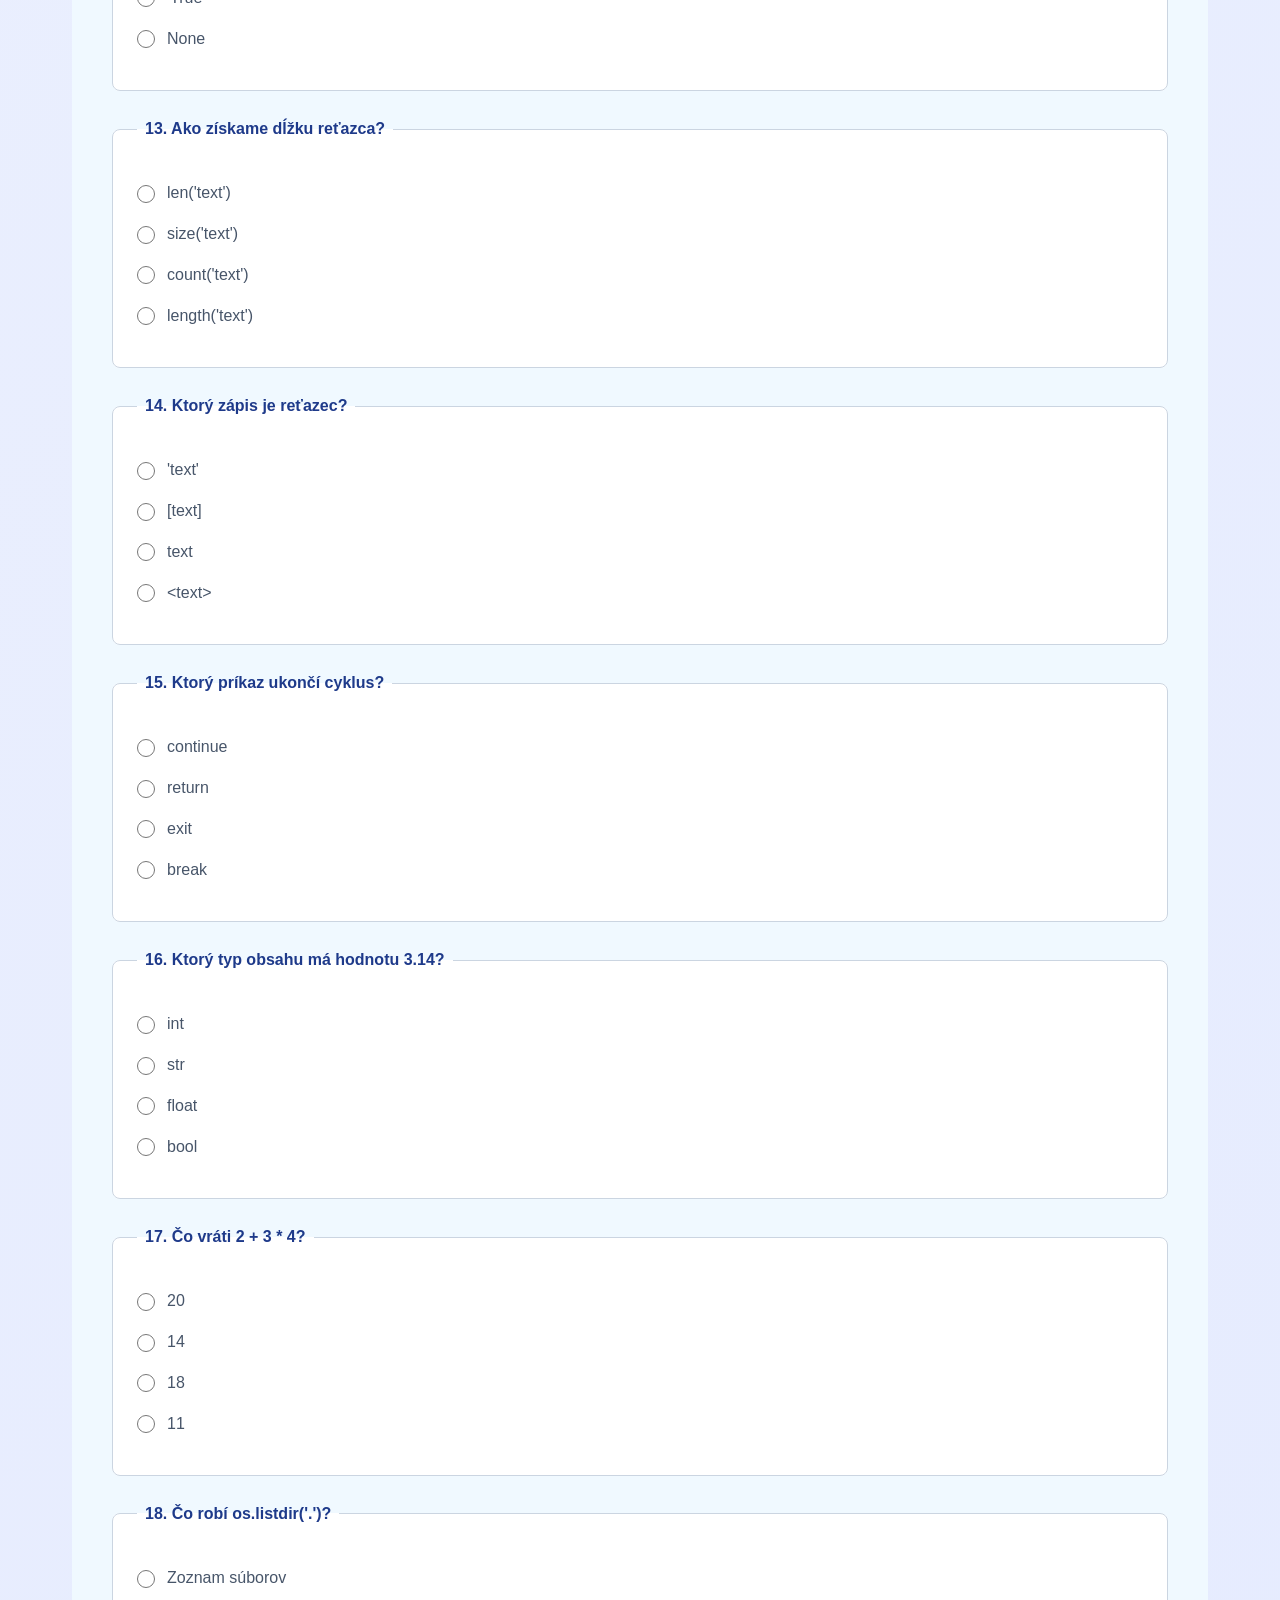
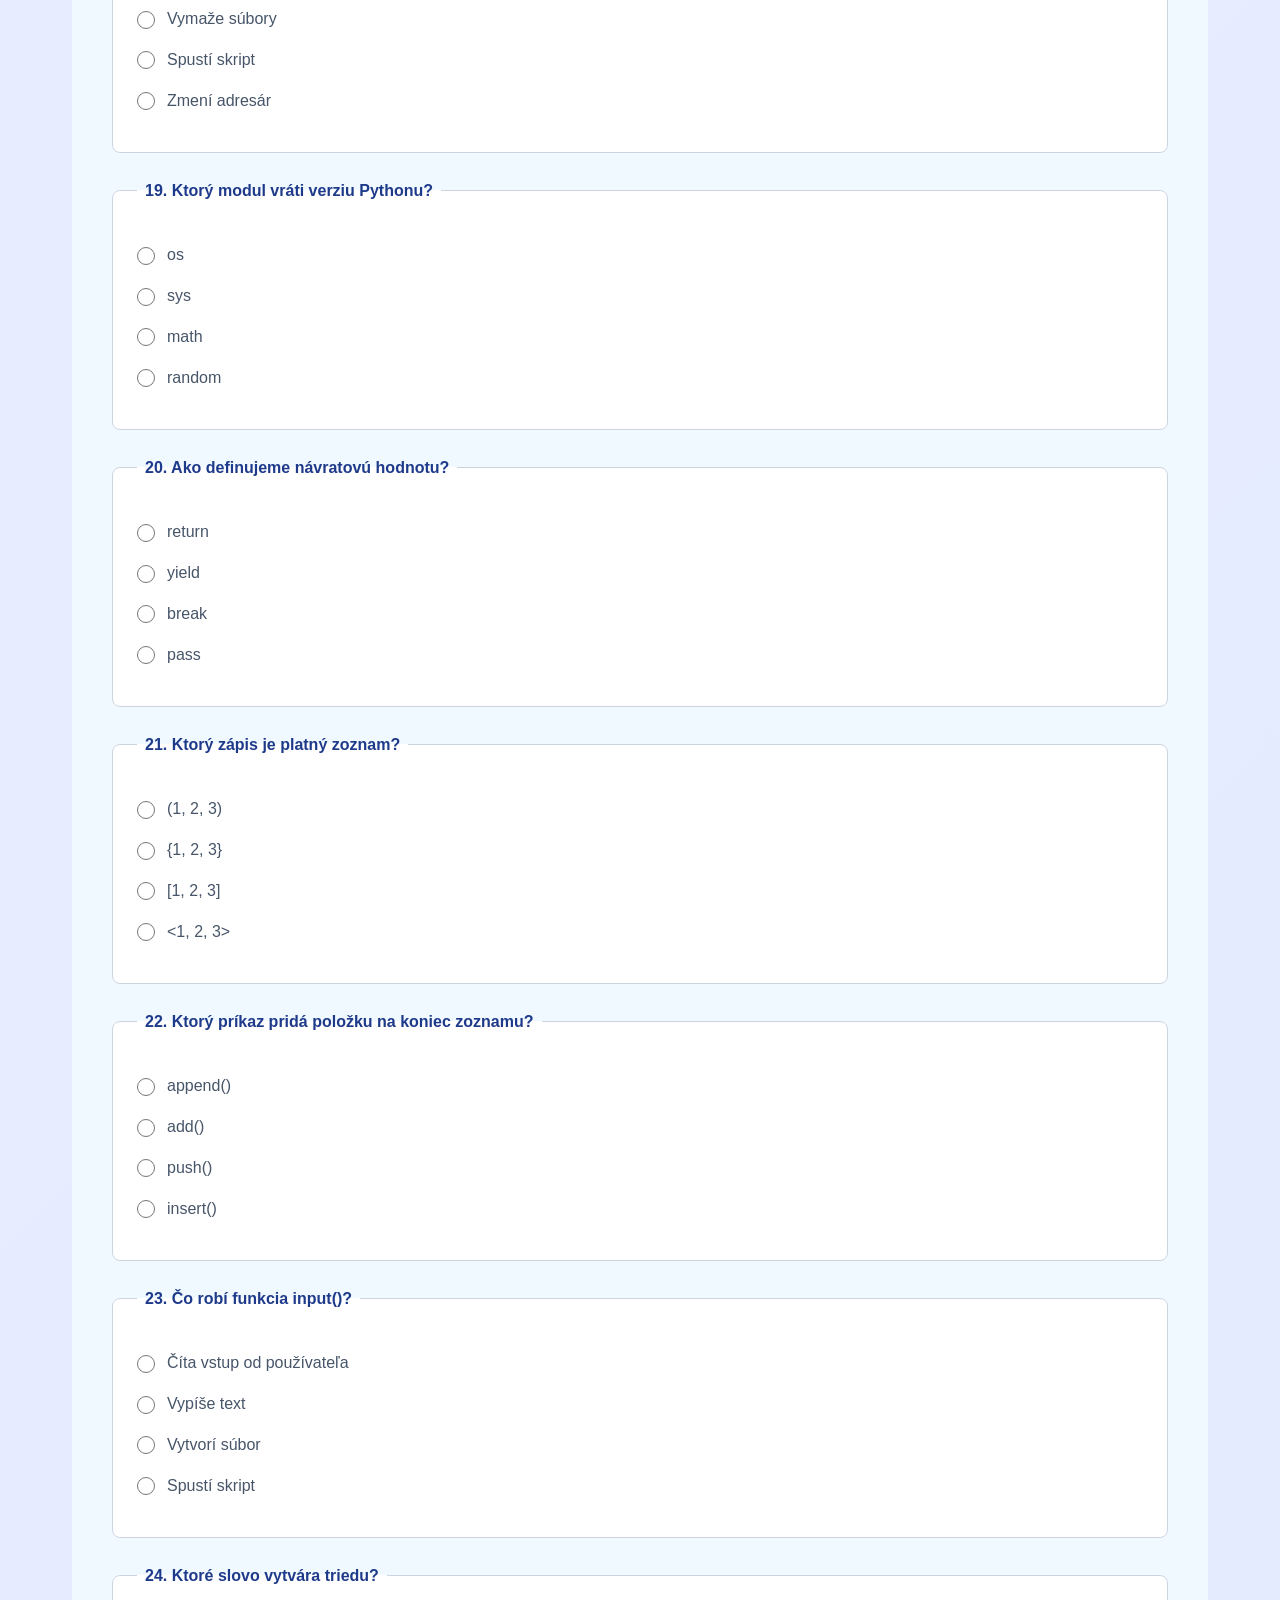
<file: PYTHON/index.html>
<!DOCTYPE html>
<html lang="sk">
<head>
  <meta charset="UTF-8">
  <meta name="viewport" content="width=device-width, initial-scale=1.0">
  <title>Python pre začiatočníkov - Kompletný sprievodca</title>
  <link rel="stylesheet" href="styles.css">
</head>
<body>
  <header class="hero">
    <div class="container">
      <h1>🐍 Python pre začiatočníkov</h1>
      <p>Kompletný sprievodca programovaním v Pythone - od inštalácie po pokročilé techniky</p>
      <p class="tagline">Naučte sa najjednostavší a najpopulárnejší programovací jazyk na svete</p>
      <nav>
        <a href="#install">📥 Inštalácia</a>
        <a href="#basics">📚 Základy</a>
        <a href="#modules">🔧 Moduly</a>
        <a href="#pygame">🎮 Pygame</a>
        <a href="#quiz">✅ Test</a>
        <a href="#resources">🔗 Zdroje</a>
      </nav>
    </div>
  </header>

  <main class="container">
    <!-- Čo je Python? -->
    <section id="about" class="section">
      <h2>Čo je Python?</h2>
      <article class="card card-info">
        <p>Python je <strong>vysokoúrovňový, interpretovaný programovací jazyk</strong> vytvorený Guido van Rossumom v roku 1989. 
        Je známy svojou jednoduchou a čitateľnou syntaxou, ktorá mu umožňuje byť ideálnym jazykom pre začiatočníkov aj skúsených vývojárov.</p>
        
        <h3>Kde sa Python používa?</h3>
        <ul>
          <li><strong>Webový vývoj</strong> - Django, Flask</li>
          <li><strong>Analýza dát</strong> - Pandas, NumPy, Matplotlib</li>
          <li><strong>Umelá inteligencia a strojové učenie</strong> - TensorFlow, PyTorch</li>
          <li><strong>Automatizácia</strong> - skriptovanie a DevOps</li>
          <li><strong>Vedecké výpočty</strong> - SciPy</li>
          <li><strong>Vývoj hier</strong> - Pygame</li>
        </ul>
      </article>
    </section>

    <!-- Inštalácia -->
    <section id="install" class="section">
      <h2>1️⃣ Inštalácia Pythonu a nástrojov</h2>
      
      <div class="card card-warning">
        <h3>⚡ Rýchly návod na inštaláciu</h3>
        <ol>
          <li>Navštívte <a href="https://www.python.org/downloads/" target="_blank">python.org/downloads</a></li>
          <li>Stiahните najnovšiu verziu Pythonu (3.12 alebo novšia)</li>
          <li>Počas inštalácie <strong>zaškrtnite "Add Python to PATH"</strong></li>
          <li>Overte inštaláciu: <code>python --version</code></li>
        </ol>
      </div>

      <h3>Vývojové prostredia (IDE)</h3>
      <div class="card-grid">
        <article class="card">
          <h4>💻 VS Code</h4>
          <p>Ľahký, rýchly editor s rozšírením pre Python</p>
          <ol>
            <li>Stiahni z <a href="https://code.visualstudio.com/" target="_blank">code.visualstudio.com</a></li>
            <li>Nainštaluj rozšírenie <strong>Python</strong> od Microsoft</li>
            <li>Nainštaluj rozšírenie <strong>Pylance</strong> pre IntelliSense</li>
          </ol>
        </article>
        
        <article class="card">
          <h4>🚀 PyCharm Community</h4>
          <p>Profesionálne IDE špecificky pre Python</p>
          <ol>
            <li>Stiahni z <a href="https://www.jetbrains.com/pycharm/" target="_blank">jetbrains.com/pycharm</a></li>
            <li>Bezplatná Community edícia je dostatočná</li>
            <li>Vynikajúci debugging a refactoring</li>
          </ol>
        </article>

        <article class="card">
          <h4>🌐 Replit (Online)</h4>
          <p>Bezplatné online prostredie bez inštalácie</p>
          <ol>
            <li>Navštívi <a href="https://replit.com/" target="_blank">replit.com</a></li>
            <li>Vytvor nový projekt s Python</li>
            <li>Programuj priamo v prehliadači</li>
          </ol>
        </article>
      </div>
    </section>

    <!-- Základy Pythonu -->
    <section id="basics" class="section">
      <h2>2️⃣ Základy Pythonu s detailnými vysvetleniami</h2>

      <!-- Prvý program -->
      <article class="card">
        <h3>Prvý program: print()</h3>
        <p><strong>Funkcia print()</strong> vypíše text alebo iné hodnoty na obrazovku (do konzoly).</p>
        <pre><code>print("Ahoj, Python!")
print("2 + 3 =", 2 + 3)
print("Python je skvelý!")</code></pre>
        <p><strong>Výstup:</strong></p>
        <pre><code>Ahoj, Python!
2 + 3 = 5
Python je skvelý!</code></pre>
        <p><strong>Vysvetlenie:</strong> Reťazec v úvodzovkách je text, ktorý sa vypíše. Čiarka oddeluje jednotlivé položky, ktoré sa vypíšu s medzerou medzi nimi.</p>
      </article>

      <!-- Premenné a dátové typy -->
      <article class="card">
        <h3>Premenné a dátové typy</h3>
        <p><strong>Premenná</strong> je kontajner na uloženie dát. Na rozdiel od iných jazykov sa v Pythone typ automaticky určuje.</p>
        <pre><code>meno = "Anna"           # str (reťazec)
vek = 25               # int (celé číslo)
vyska = 1.72           # float (desatinné číslo)
je_programator = True  # bool (logická hodnota: True/False)

print(meno, vek, vyska, je_programator)
print(type(vek))       # <class 'int'></code></pre>
        
        <h4>Hlavné dátové typy:</h4>
        <table class="data-types-table">
          <tr>
            <th>Typ</th>
            <th>Príklad</th>
            <th>Popis</th>
          </tr>
          <tr>
            <td><code>int</code></td>
            <td>42, -5, 0</td>
            <td>Celé čísla bez desatinnej časti</td>
          </tr>
          <tr>
            <td><code>float</code></td>
            <td>3.14, -2.5, 0.0</td>
            <td>Desatinné čísla</td>
          </tr>
          <tr>
            <td><code>str</code></td>
            <td>"Ahoj", 'text'</td>
            <td>Textové reťazce v úvodzovkách</td>
          </tr>
          <tr>
            <td><code>bool</code></td>
            <td>True, False</td>
            <td>Logické hodnoty (pravda/nepravda)</td>
          </tr>
          <tr>
            <td><code>list</code></td>
            <td>[1, 2, 3]</td>
            <td>Zoznam hodnôt v hranatých zátvorkách</td>
          </tr>
          <tr>
            <td><code>dict</code></td>
            <td>{"meno": "Anna"}</td>
            <td>Slovník s kľúčmi a hodnotami</td>
          </tr>
        </table>
      </article>

      <!-- Podmienky -->
      <article class="card">
        <h3>Podmienky (if, elif, else)</h3>
        <p><strong>Podmienky</strong> umožňujú spustiť rôzny kód na základe splnenia podmienky.</p>
        <pre><code>vek = 18

if vek < 13:
    print("Si dieťa")
elif vek < 18:
    print("Si tínedžer")
else:
    print("Si dospelý")</code></pre>

        <h4>Operátory porovnávania:</h4>
        <table class="operators-table">
          <tr>
            <th>Operátor</th>
            <th>Popis</th>
            <th>Príklad</th>
          </tr>
          <tr>
            <td><code>==</code></td>
            <td>Rovná sa</td>
            <td>x == 5</td>
          </tr>
          <tr>
            <td><code>!=</code></td>
            <td>Nerovná sa</td>
            <td>x != 5</td>
          </tr>
          <tr>
            <td><code>&lt;</code></td>
            <td>Menšie ako</td>
            <td>x < 10</td>
          </tr>
          <tr>
            <td><code>&gt;</code></td>
            <td>Väčšie ako</td>
            <td>x > 3</td>
          </tr>
          <tr>
            <td><code>&lt;=</code></td>
            <td>Menšie alebo rovné</td>
            <td>x <= 10</td>
          </tr>
          <tr>
            <td><code>&gt;=</code></td>
            <td>Väčšie alebo rovné</td>
            <td>x >= 0</td>
          </tr>
        </table>
      </article>

      <!-- Cykly -->
      <article class="card">
        <h3>Cykly (for a while)</h3>
        <p><strong>Cykly</strong> opakujú blok kódu viacerí krát, kým je splnená podmienka alebo pokým sa neprejde cez všetky prvky.</p>

        <h4>For cyklus - iterácia cez zoznam:</h4>
        <pre><code># Cyklus cez čísla 0 až 4
for i in range(5):
    print(f"Číslo: {i}")

# Cyklus cez zoznam
ovocie = ["jablko", "banán", "hruška"]
for ovocko in ovocie:
    print(f"Milujem {ovocko}")</code></pre>

        <h4>While cyklus - opakujúci sa kód:</h4>
        <pre><code>pocet = 0
while pocet < 5:
    print(f"Počet: {pocet}")
    pocet += 1  # Zvýš pocet o 1</code></pre>
      </article>

      <!-- Funkcie -->
      <article class="card">
        <h3>Funkcie</h3>
        <p><strong>Funkcia</strong> je opakujúci sa blok kódu, ktorý môžeš použiť viackrát bez potreby opakovania kódu.</p>
        <pre><code>def pozdrav(meno):
    """Funkcia, ktorá pozdraví používateľa."""
    return f"Ahoj, {meno}!"

# Volanie funkcie
vysledok = pozdrav("Mária")
print(vysledok)  # Ahoj, Mária!

# Funkcia s viacerými parametrami
def zrataj(a, b):
    return a + b

print(zrataj(3, 5))  # 8</code></pre>

        <h4>Dôležité koncepty funkcií:</h4>
        <ul>
          <li><strong>def</strong> - slovo na definovanie funkcie</li>
          <li><strong>meno</strong> - názov funkcie (bez medzier, malé písmená)</li>
          <li><strong>(parametre)</strong> - vstupné hodnoty</li>
          <li><strong>return</strong> - návratová hodnota (čo funkcia vracia)</li>
          <li><strong>"""docstring"""</strong> - dokumentácia funkcie</li>
        </ul>
      </article>

      <!-- Zoznamy (Lists) -->
      <article class="card">
        <h3>Zoznamy (Lists)</h3>
        <p><strong>Zoznam</strong> je zbierka prvkov v poradí, ktoré sa dá meniť.</p>
        <pre><code>ovocie = ["jablko", "banán", "hruška", "pomaranč"]

# Prístup k prvkom
print(ovocie[0])      # jablko (prvý prvok)
print(ovocie[-1])     # pomaranč (posledný prvok)
print(len(ovocie))    # 4 (počet prvkov)

# Pridanie prvku
ovocie.append("kivi")

# Odstránenie prvku
ovocie.remove("banán")

# Iterácia cez zoznam
for ovocko in ovocie:
    print(ovocko)</code></pre>
      </article>

      <!-- Slovníky (Dictionaries) -->
      <article class="card">
        <h3>Slovníky (Dictionaries)</h3>
        <p><strong>Slovník</strong> ukladá dáta ako páry kľúč-hodnota (ako telefonný zoznam).</p>
        <pre><code>osoba = {
    "meno": "Ján",
    "vek": 30,
    "mesto": "Bratislava",
    "zamestnanie": "programátor"
}

# Prístup k hodnotám
print(osoba["meno"])      # Ján
print(osoba.get("vek"))   # 30

# Zmena hodnoty
osoba["vek"] = 31

# Pridanie nového kľúča
osoba["telefon"] = "0905123456"

# Iterácia cez slovník
for kluc, hodnota in osoba.items():
    print(f"{kluc}: {hodnota}")</code></pre>
      </article>
    </section>

    <!-- Vstavané moduly -->
    <section id="modules" class="section">
      <h2>3️⃣ Vstavané moduly Pythonu</h2>
      <p><strong>Modul</strong> je balík funkcií a tried, ktoré sa dajú naimportovať a použiť v tvojom programe.</p>

      <div class="card-grid">
        <article class="card">
          <h3>📐 math - Matematika</h3>
          <p>Matematické funkcie a konštanty.</p>
          <pre><code>import math

# Funkcie
print(math.sqrt(16))    # 4.0
print(math.pow(2, 3))   # 8.0
print(math.ceil(3.2))   # 4 (zaokrúhlenie hore)
print(math.floor(3.9))  # 3 (zaokrúhlenie dole)

# Konštanty
print(math.pi)          # 3.14159...
print(math.e)           # 2.71828...</code></pre>
          <p>📖 <a href="https://docs.python.org/3/library/math.html" target="_blank">Dokumentácia math</a></p>
        </article>

        <article class="card">
          <h3>📁 os - Operačný systém</h3>
          <p>Práca so súborovým systémom a cestami.</p>
          <pre><code>import os

# Aktuálny adresár
print(os.getcwd())

# Zoznam súborov
print(os.listdir('.'))

# Vytvorenie priečinka
os.mkdir('novy_priečinok')

# Overenie či existuje
if os.path.exists('súbor.txt'):
    print("Súbor existuje")</code></pre>
          <p>📖 <a href="https://docs.python.org/3/library/os.html" target="_blank">Dokumentácia os</a></p>
        </article>

        <article class="card">
          <h3>🎲 random - Náhodné hodnoty</h3>
          <p>Generovanie náhodných čísel a výbery.</p>
          <pre><code>import random

# Náhodné číslo od 1 do 10
cislo = random.randint(1, 10)

# Náhodná voľba z zoznamu
farba = random.choice(
    ["červená", "modrá", "zelená"]
)

# Náhodné desatinné číslo 0-1
hodnota = random.random()

# Premiešanie zoznamu
karty = [1, 2, 3, 4, 5]
random.shuffle(karty)</code></pre>
          <p>📖 <a href="https://docs.python.org/3/library/random.html" target="_blank">Dokumentácia random</a></p>
        </article>

        <article class="card">
          <h3>⏰ datetime - Dátum a čas</h3>
          <p>Práca s dátumami a časmi.</p>
          <pre><code>from datetime import datetime, timedelta

# Aktuálny dátum a čas
teraz = datetime.now()
print(teraz)

# Formátovanie
text = teraz.strftime("%d.%m.%Y %H:%M:%S")
print(text)

# Rozdiel v čase
zitra = teraz + timedelta(days=1)
print(f"Zajtra: {zitra.date()}")</code></pre>
          <p>📖 <a href="https://docs.python.org/3/library/datetime.html" target="_blank">Dokumentácia datetime</a></p>
        </article>

        <article class="card">
          <h3>🔧 sys - Systémové parametre</h3>
          <p>Informácie o Python interprete a systéme.</p>
          <pre><code>import sys

# Verzia Pythonu
print(sys.version)

# Platforma
print(sys.platform)

# Argumenty príkazového riadku
print(sys.argv)

# Maximálne číslo
print(sys.maxsize)</code></pre>
          <p>📖 <a href="https://docs.python.org/3/library/sys.html" target="_blank">Dokumentácia sys</a></p>
        </article>

        <article class="card">
          <h3>📄 json - JSON formát</h3>
          <p>Serializácia a deserializácia JSON dát.</p>
          <pre><code>import json

# Python slovník
osoba = {"meno": "Ján", "vek": 30}

# Konverzia na JSON string
json_text = json.dumps(osoba)
print(json_text)

# JSON string na Python
data = json.loads(json_text)
print(data["meno"])</code></pre>
          <p>📖 <a href="https://docs.python.org/3/library/json.html" target="_blank">Dokumentácia json</a></p>
        </article>
      </div>
    </section>

    <!-- Pygame -->
    <section id="pygame" class="section">
      <h2>4️⃣ Pygame a hra PONG</h2>
      <article class="card">
        <h3>Začni s Pygame</h3>
        <p>Pygame je knižnica pre tvorbu hier v Pythone. Vytvoril som pre teba samostatnú lekciu v <code>PYGAME/index.html</code>, ktorá krok za krokom vysvetľuje, ako naprogramovať hru PONG.</p>
        <a href="PYGAME/index.html" class="button button-primary">Otvoriť Pygame lekciu</a>
      </article>
    </section>

    <!-- Test -->
    <section id="quiz" class="section quiz-section">
      <h2>5️⃣ Preveri svoje vedomosti - Test</h2>
      <p>Odpovedz na 30 otázok a otestuj si svoje znalosti Pythonu.</p>
      <form id="quizForm"></form>
      <button id="submitQuiz" class="button button-primary">Vyhodnotiť test</button>
      <div id="quizResult" class="result"></div>
    </section>

    <!-- Zdroje a referencie -->
    <section id="resources" class="section">
      <h2>📚 Čítajte ďalej - Oficiálne zdroje</h2>
      <div class="card-grid">
        <article class="card">
          <h3>🌐 Python.org</h3>
          <p>Oficiálne webové sídlo Pythonu s dokumentáciou, novinkami a sťahovaním.</p>
          <a href="https://www.python.org/" target="_blank" class="button button-secondary">Navštíviť python.org</a>
        </article>
        
        <article class="card">
          <h3>📖 Oficiálna dokumentácia</h3>
          <p>Kompletná referencia všetkých funkcií, modulov a Best Practices.</p>
          <a href="https://docs.python.org/3/" target="_blank" class="button button-secondary">Čítať dokumentáciu</a>
        </article>
        
        <article class="card">
          <h3>🎓 Python Tutorial</h3>
          <p>Oficiálny návod na Pythone od tvoriteľov.</p>
          <a href="https://docs.python.org/3/tutorial/" target="_blank" class="button button-secondary">Začať tutorial</a>
        </article>
        
        <article class="card">
          <h3>📚 Real Python</h3>
          <p>Vysokokvalitatné články a tutoriály na tému Python.</p>
          <a href="https://realpython.com/" target="_blank" class="button button-secondary">Prejsť na Real Python</a>
        </article>

        <article class="card">
          <h3>🐍 Python Package Index</h3>
          <p>Adresár tisícov balíčkov na inštaláciu cez pip.</p>
          <a href="https://pypi.org/" target="_blank" class="button button-secondary">PyPI.org</a>
        </article>

        <article class="card">
          <h3>💡 Stack Overflow</h3>
          <p>Komunita kde nájdeš odpovede na takmer všetky otázky.</p>
          <a href="https://stackoverflow.com/questions/tagged/python" target="_blank" class="button button-secondary">Python na SO</a>
        </article>
      </div>
    </section>

    <!-- Tips -->
    <section class="section">
      <h2>💡 Tipy na učenie sa Pythonu</h2>
      <article class="card card-tips">
        <ol>
          <li><strong>Píš kód každý deň</strong> - i keď len 30 minút</li>
          <li><strong>Robí projekty</strong> - malé aplikácie, hry, skriptami</li>
          <li><strong>Čítaj dokumentáciu</strong> - oficálna Python dokumentácia je skvelá</li>
          <li><strong>Ladenie kódu</strong> - nauč sa používať debugger a tlač príkazy</li>
          <li><strong>Spolu s ľuďmi</strong> - participuj v komunite na GitHub, Reddit, atd.</li>
          <li><strong>Experimentuj</strong> - neber to osobne, keď sa kód zrúti</li>
          <li><strong>Čítaj cudzí kód</strong> - je to ako učenie sa iného jazyka</li>
          <li><strong>Robí chyby</strong> - chyby sú súčasťou učenia sa programovania</li>
        </ol>
      </article>
    </section>
  </main>

  <footer class="footer">
    <div class="container">
      <p>🐍 Python Web Učebnica - Kompletný sprievodca pre začiatočníkov | 
      <a href="https://www.python.org/" target="_blank">python.org</a> | 
      <a href="https://docs.python.org/3/" target="_blank">Dokumentácia</a>
      </p>
      <p>Vytvorené s ❤️ pre všetkých, ktorí chcú naučiť sa programovať</p>
    </div>
  </footer>

  <script src="script.js"></script>
</body>
</html>
</file>
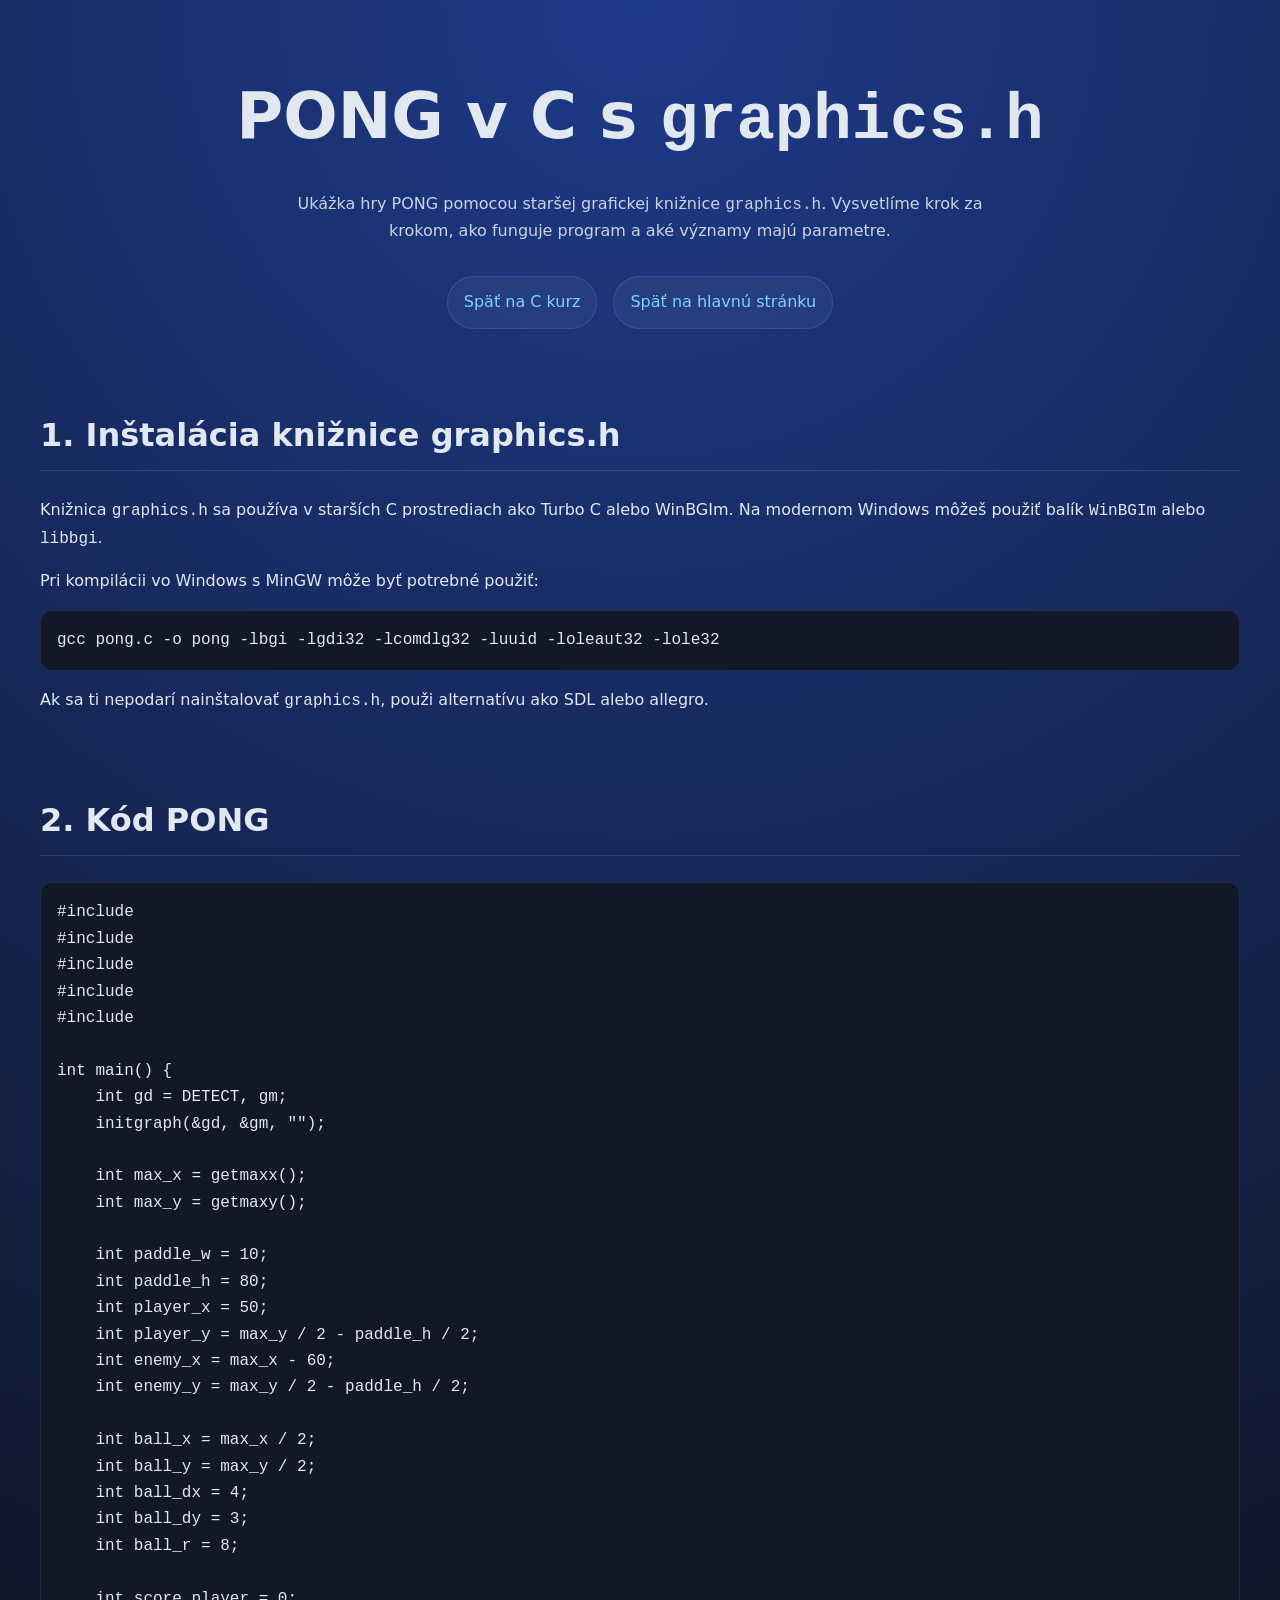
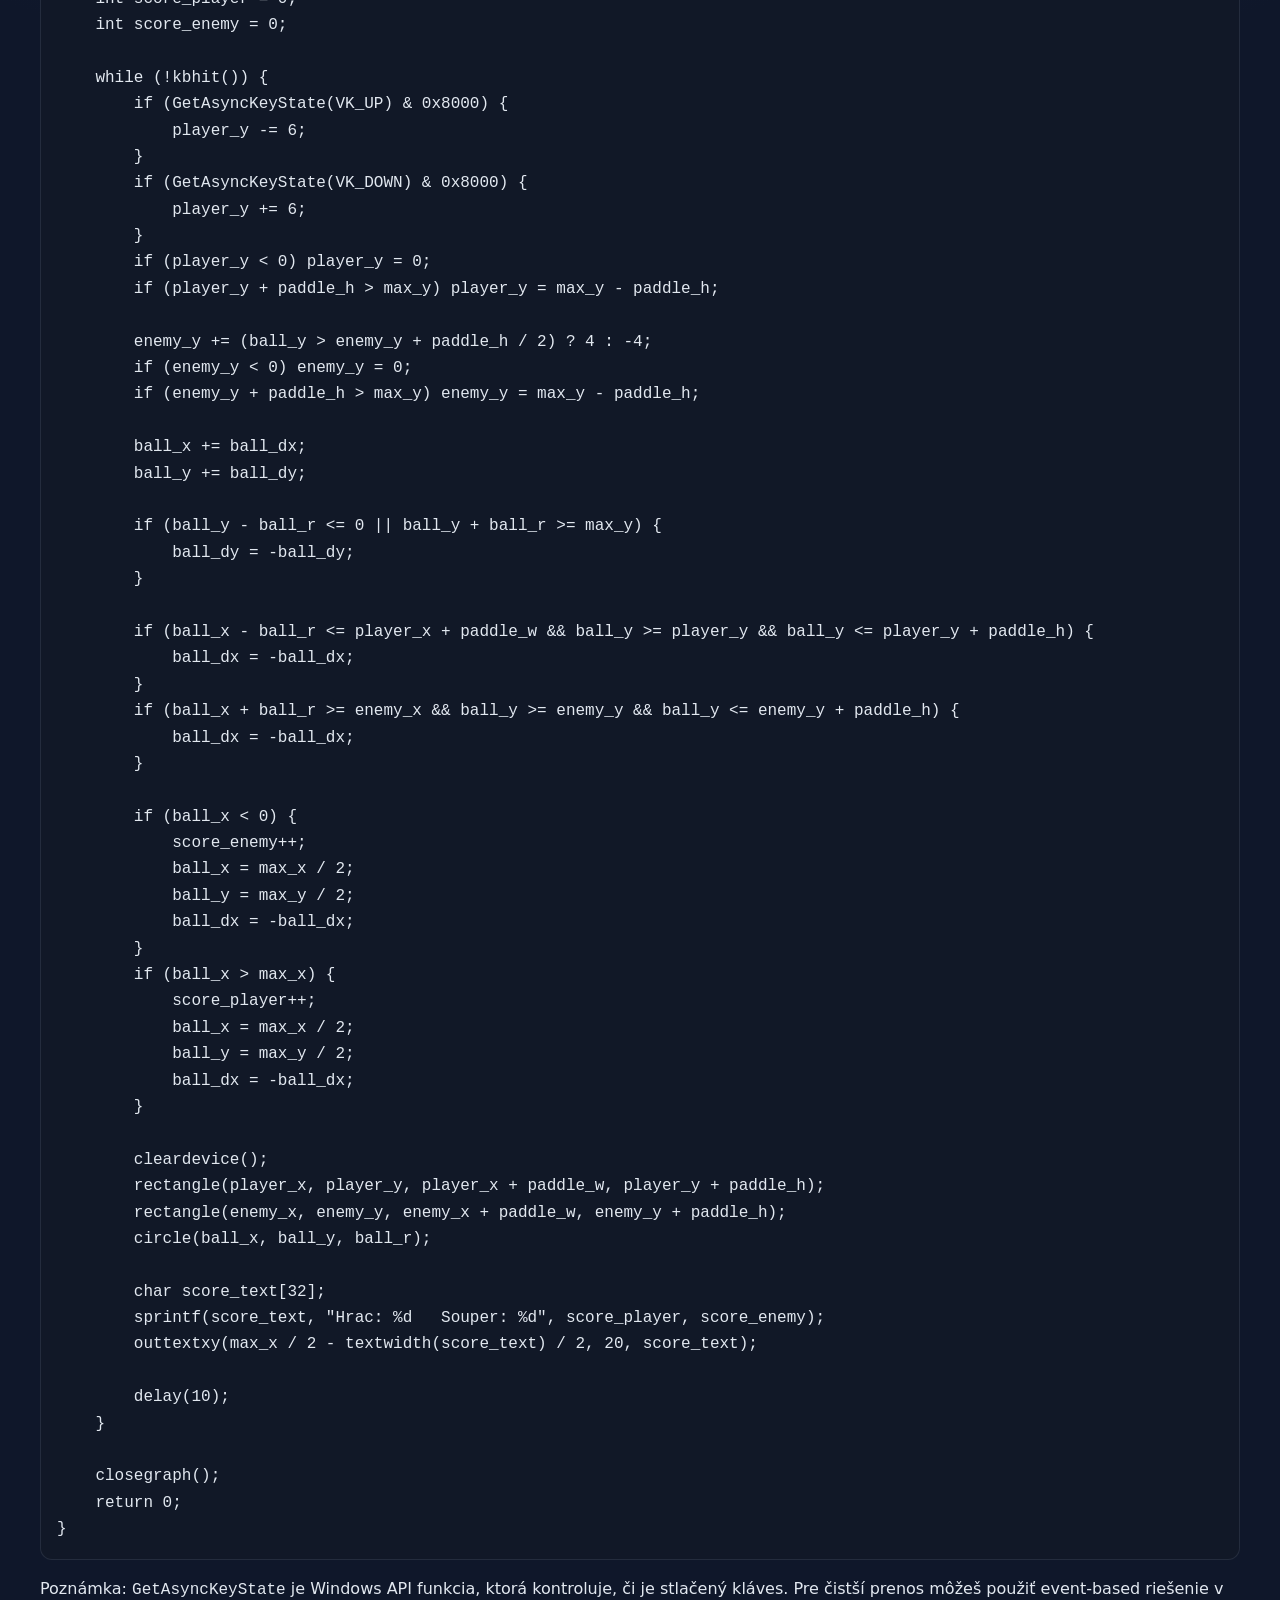
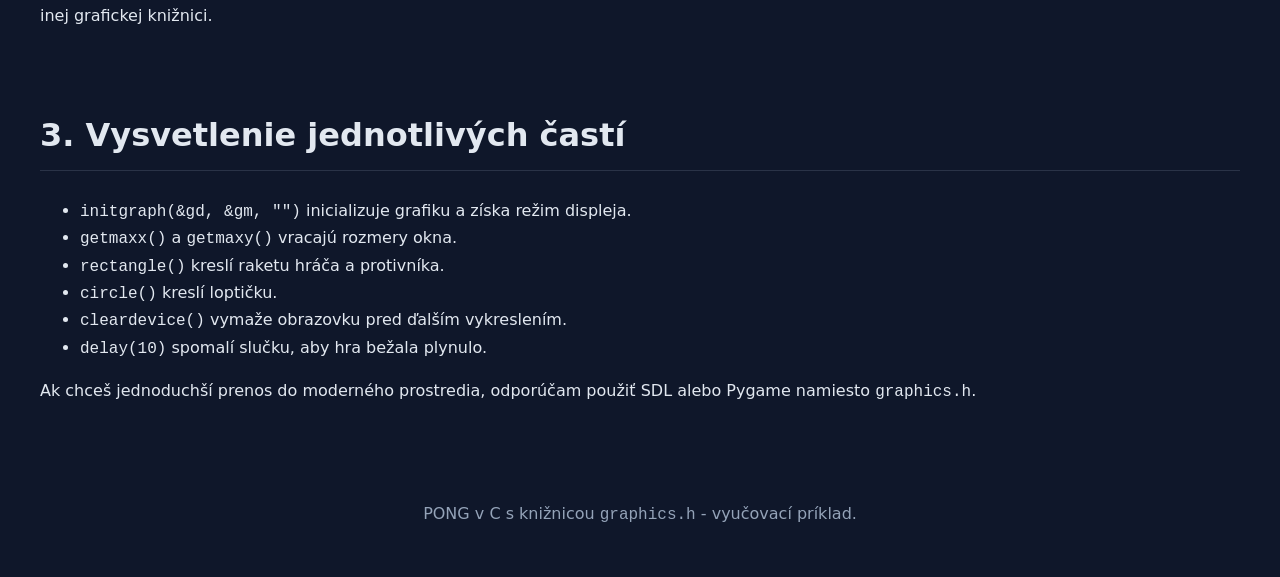
<file: C/PONG/index.html>
<!DOCTYPE html>
<html lang="sk">
<head>
  <meta charset="UTF-8">
  <meta name="viewport" content="width=device-width, initial-scale=1.0">
  <title>C PONG s graphics.h</title>
  <link rel="stylesheet" href="../styles.css">
</head>
<body>
  <header class="hero">
    <div class="container">
      <h1>PONG v C s <code>graphics.h</code></h1>
      <p>Ukážka hry PONG pomocou staršej grafickej knižnice <code>graphics.h</code>. Vysvetlíme krok za krokom, ako funguje program a aké významy majú parametre.</p>
      <nav>
        <a href="../index.html" class="button button-secondary">Späť na C kurz</a>
        <a href="../../index.html" class="button button-secondary">Späť na hlavnú stránku</a>
      </nav>
    </div>
  </header>

  <main class="container">
    <section class="section">
      <h2>1. Inštalácia knižnice graphics.h</h2>
      <p>Knižnica <code>graphics.h</code> sa používa v starších C prostrediach ako Turbo C alebo WinBGIm. Na modernom Windows môžeš použiť balík <code>WinBGIm</code> alebo <code>libbgi</code>.</p>
      <p>Pri kompilácii vo Windows s MinGW môže byť potrebné použiť:</p>
      <pre><code>gcc pong.c -o pong -lbgi -lgdi32 -lcomdlg32 -luuid -loleaut32 -lole32</code></pre>
      <p>Ak sa ti nepodarí nainštalovať <code>graphics.h</code>, použi alternatívu ako SDL alebo allegro.</p>
    </section>

    <section class="section">
      <h2>2. Kód PONG</h2>
      <pre><code>#include <graphics.h>
#include <conio.h>
#include <stdlib.h>
#include <stdio.h>
#include <math.h>

int main() {
    int gd = DETECT, gm;
    initgraph(&gd, &gm, "");

    int max_x = getmaxx();
    int max_y = getmaxy();

    int paddle_w = 10;
    int paddle_h = 80;
    int player_x = 50;
    int player_y = max_y / 2 - paddle_h / 2;
    int enemy_x = max_x - 60;
    int enemy_y = max_y / 2 - paddle_h / 2;

    int ball_x = max_x / 2;
    int ball_y = max_y / 2;
    int ball_dx = 4;
    int ball_dy = 3;
    int ball_r = 8;

    int score_player = 0;
    int score_enemy = 0;

    while (!kbhit()) {
        if (GetAsyncKeyState(VK_UP) & 0x8000) {
            player_y -= 6;
        }
        if (GetAsyncKeyState(VK_DOWN) & 0x8000) {
            player_y += 6;
        }
        if (player_y < 0) player_y = 0;
        if (player_y + paddle_h > max_y) player_y = max_y - paddle_h;

        enemy_y += (ball_y > enemy_y + paddle_h / 2) ? 4 : -4;
        if (enemy_y < 0) enemy_y = 0;
        if (enemy_y + paddle_h > max_y) enemy_y = max_y - paddle_h;

        ball_x += ball_dx;
        ball_y += ball_dy;

        if (ball_y - ball_r <= 0 || ball_y + ball_r >= max_y) {
            ball_dy = -ball_dy;
        }

        if (ball_x - ball_r <= player_x + paddle_w && ball_y >= player_y && ball_y <= player_y + paddle_h) {
            ball_dx = -ball_dx;
        }
        if (ball_x + ball_r >= enemy_x && ball_y >= enemy_y && ball_y <= enemy_y + paddle_h) {
            ball_dx = -ball_dx;
        }

        if (ball_x < 0) {
            score_enemy++;
            ball_x = max_x / 2;
            ball_y = max_y / 2;
            ball_dx = -ball_dx;
        }
        if (ball_x > max_x) {
            score_player++;
            ball_x = max_x / 2;
            ball_y = max_y / 2;
            ball_dx = -ball_dx;
        }

        cleardevice();
        rectangle(player_x, player_y, player_x + paddle_w, player_y + paddle_h);
        rectangle(enemy_x, enemy_y, enemy_x + paddle_w, enemy_y + paddle_h);
        circle(ball_x, ball_y, ball_r);

        char score_text[32];
        sprintf(score_text, "Hrac: %d   Souper: %d", score_player, score_enemy);
        outtextxy(max_x / 2 - textwidth(score_text) / 2, 20, score_text);

        delay(10);
    }

    closegraph();
    return 0;
}</code></pre>
      <p class="code-note">Poznámka: <code>GetAsyncKeyState</code> je Windows API funkcia, ktorá kontroluje, či je stlačený kláves. Pre čistší prenos môžeš použiť event-based riešenie v inej grafickej knižnici.</p>
    </section>

    <section class="section">
      <h2>3. Vysvetlenie jednotlivých častí</h2>
      <ul>
        <li><code>initgraph(&gd, &gm, "")</code> inicializuje grafiku a získa režim displeja.</li>
        <li><code>getmaxx()</code> a <code>getmaxy()</code> vracajú rozmery okna.</li>
        <li><code>rectangle()</code> kreslí raketu hráča a protivníka.</li>
        <li><code>circle()</code> kreslí loptičku.</li>
        <li><code>cleardevice()</code> vymaže obrazovku pred ďalším vykreslením.</li>
        <li><code>delay(10)</code> spomalí slučku, aby hra bežala plynulo.</li>
      </ul>
      <p>Ak chceš jednoduchší prenos do moderného prostredia, odporúčam použiť SDL alebo Pygame namiesto <code>graphics.h</code>.</p>
    </section>
  </main>

  <footer class="footer">
    <div class="container">
      <p>PONG v C s knižnicou <code>graphics.h</code> - vyučovací príklad.</p>
    </div>
  </footer>
</body>
</html>
</file>
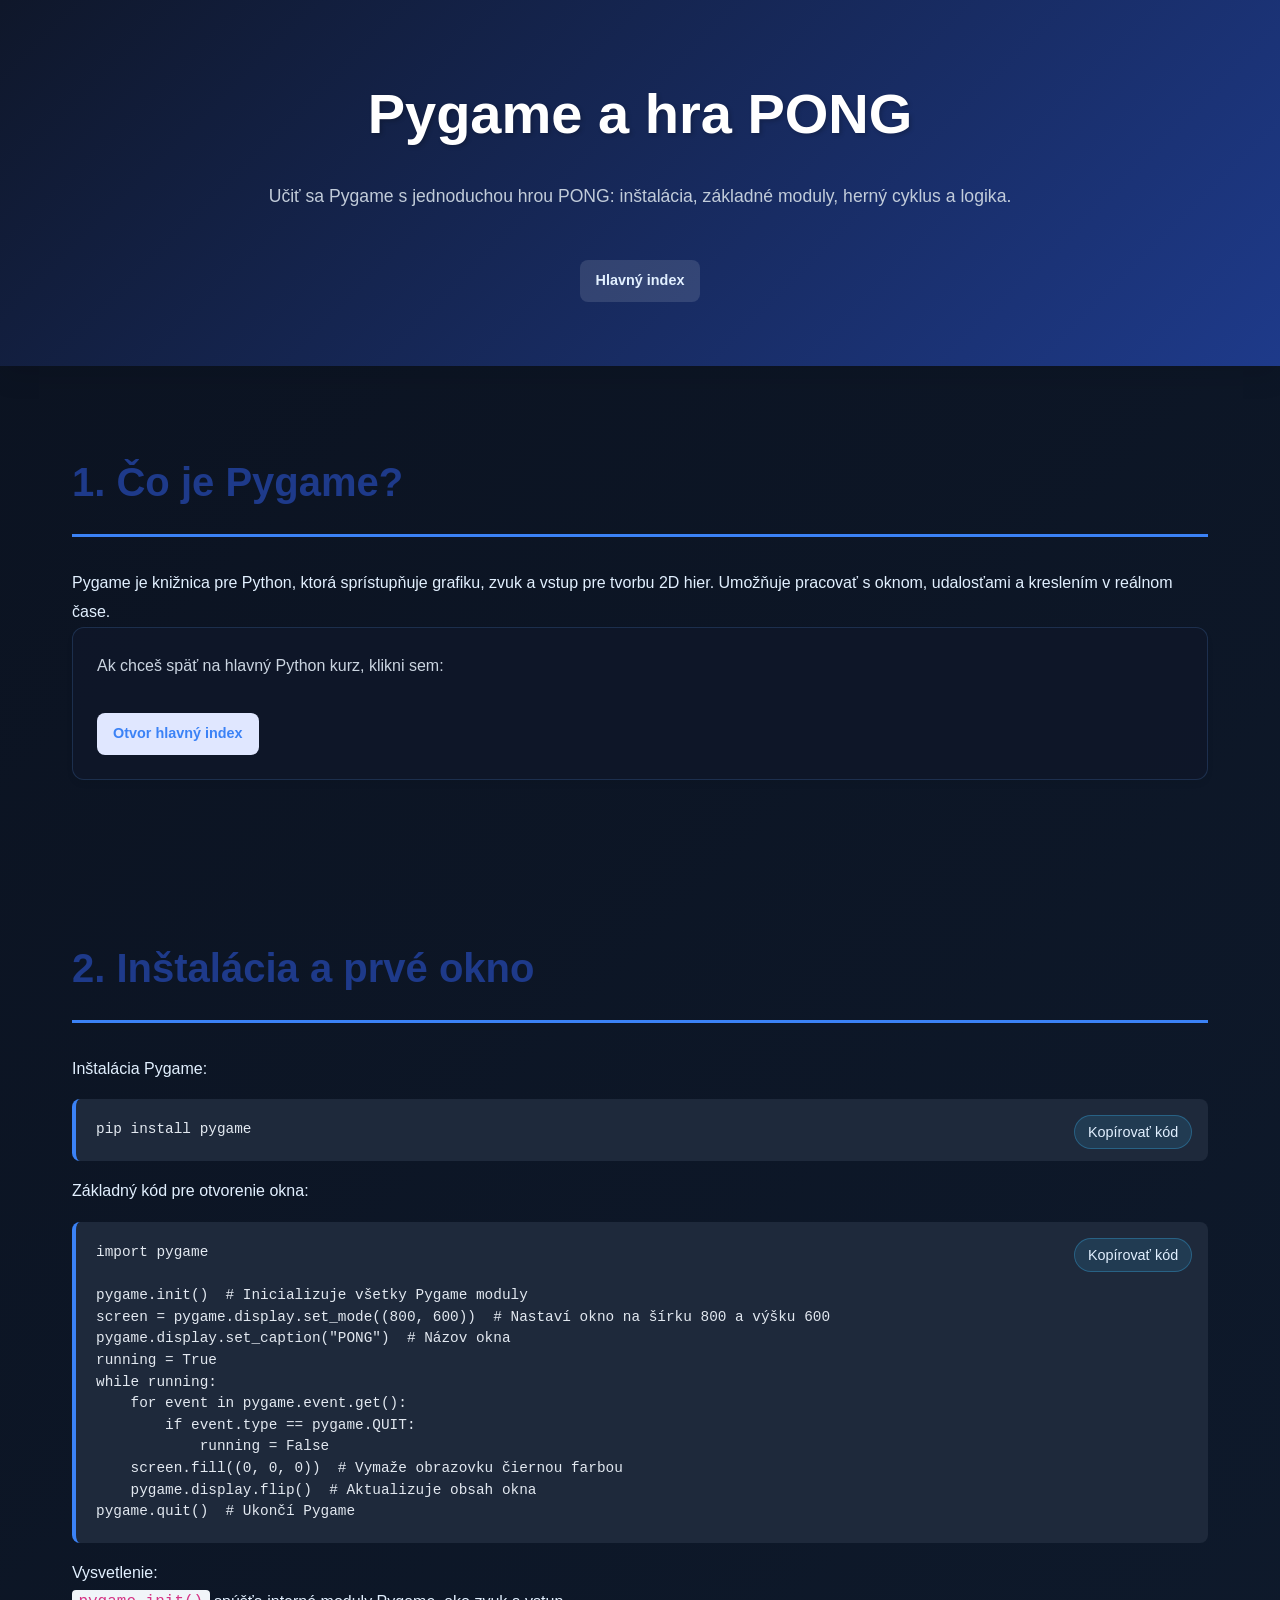
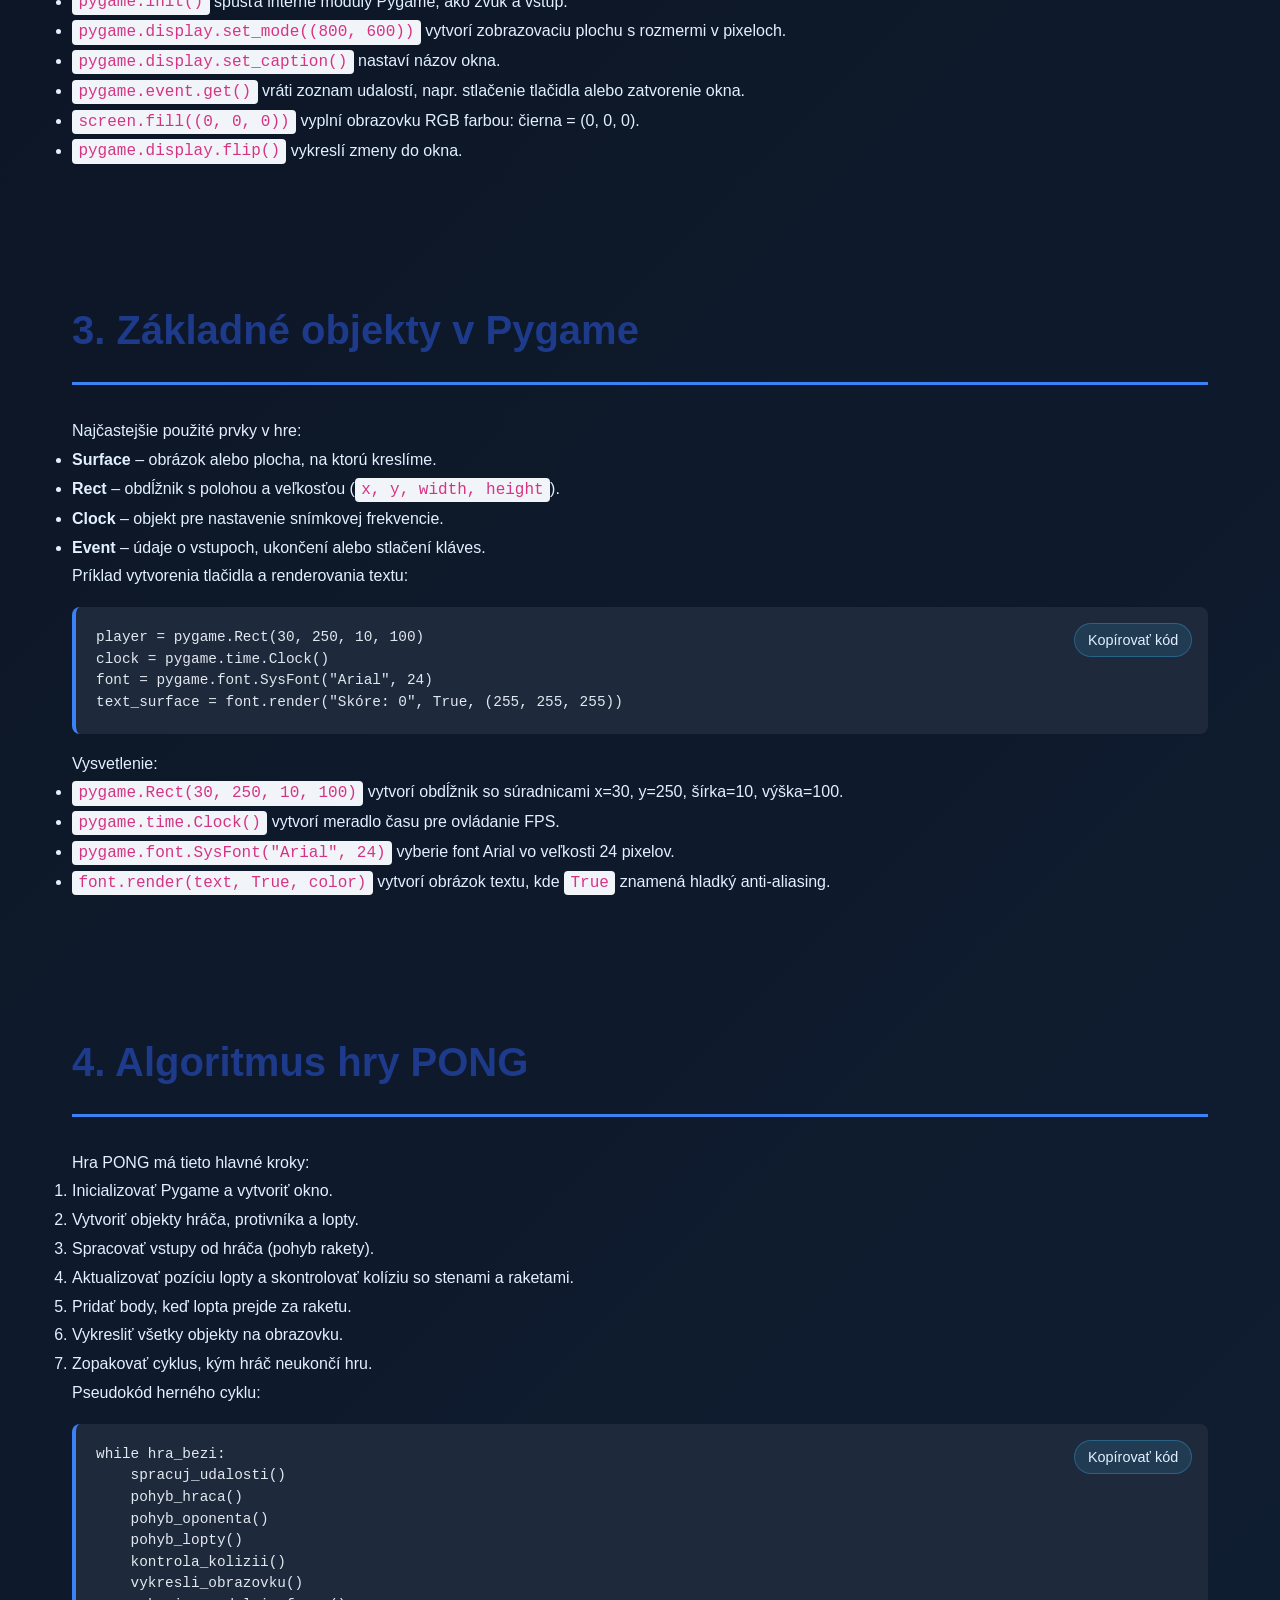
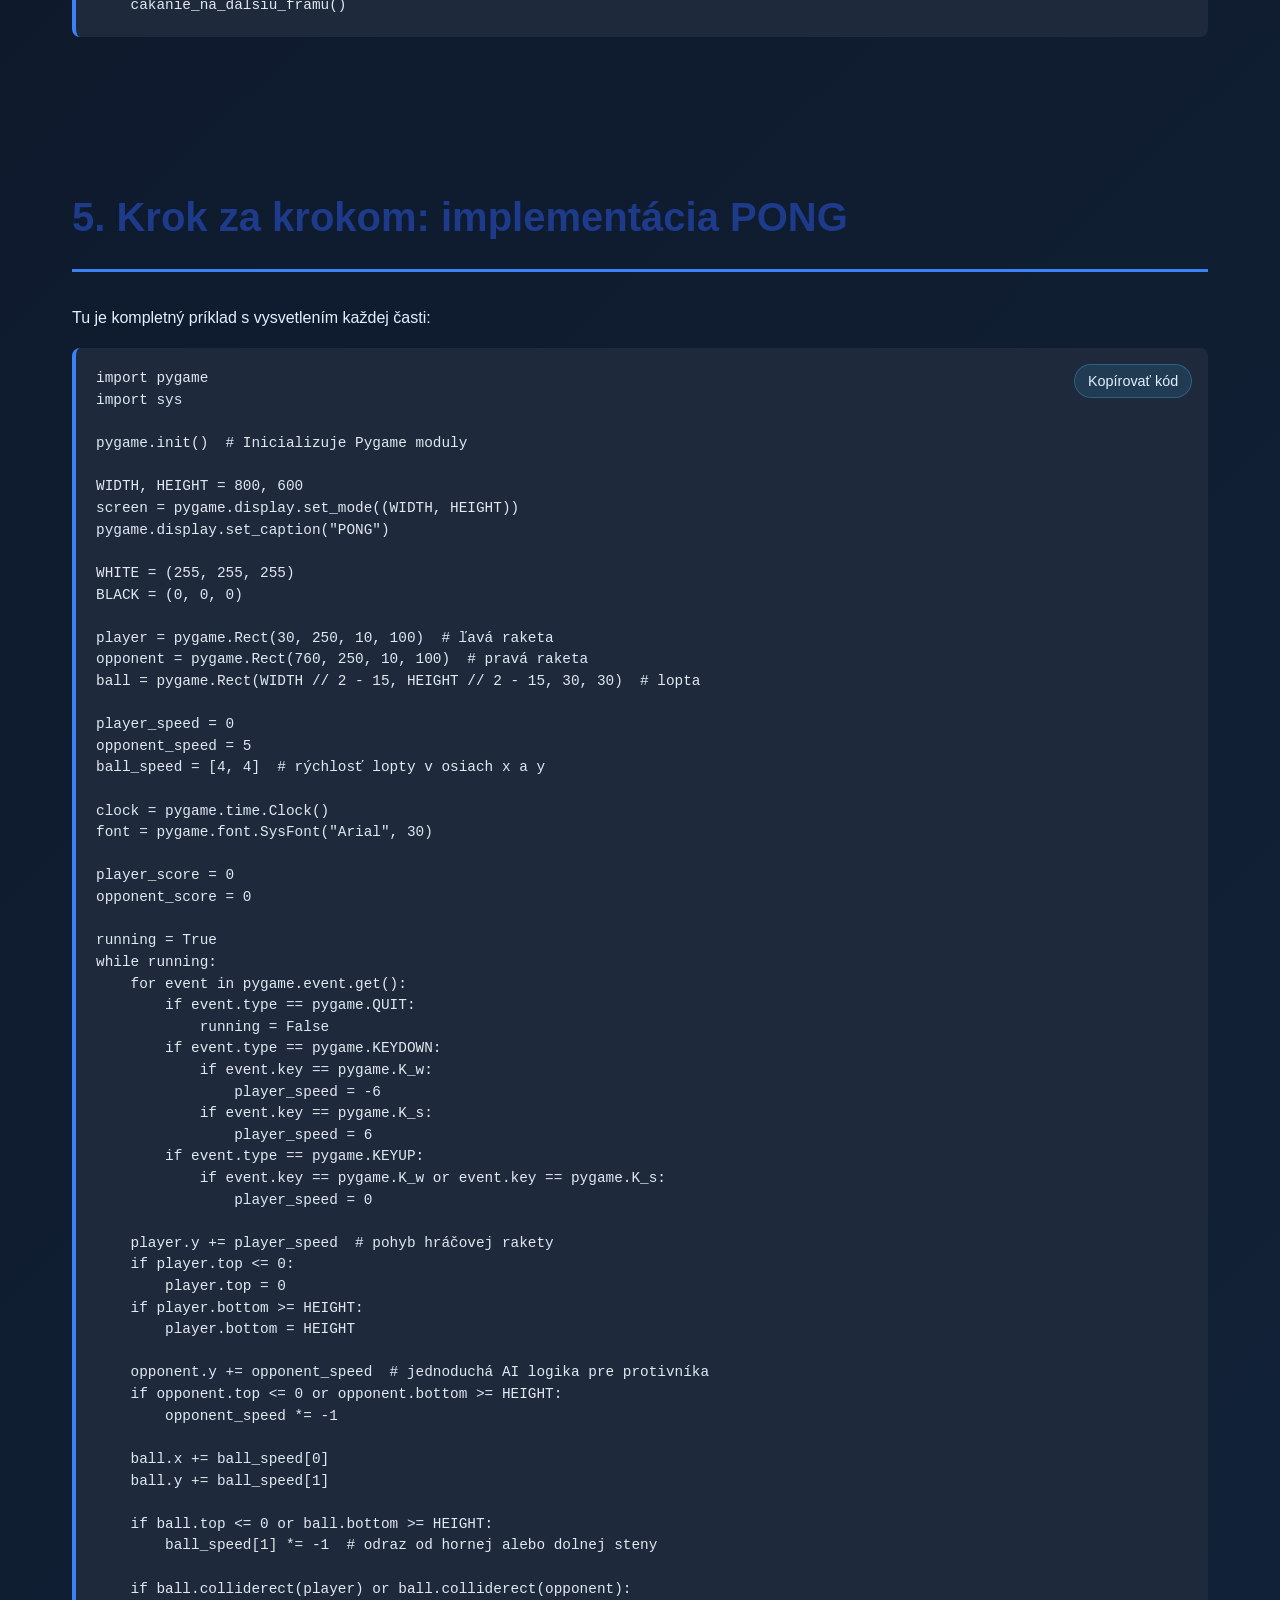
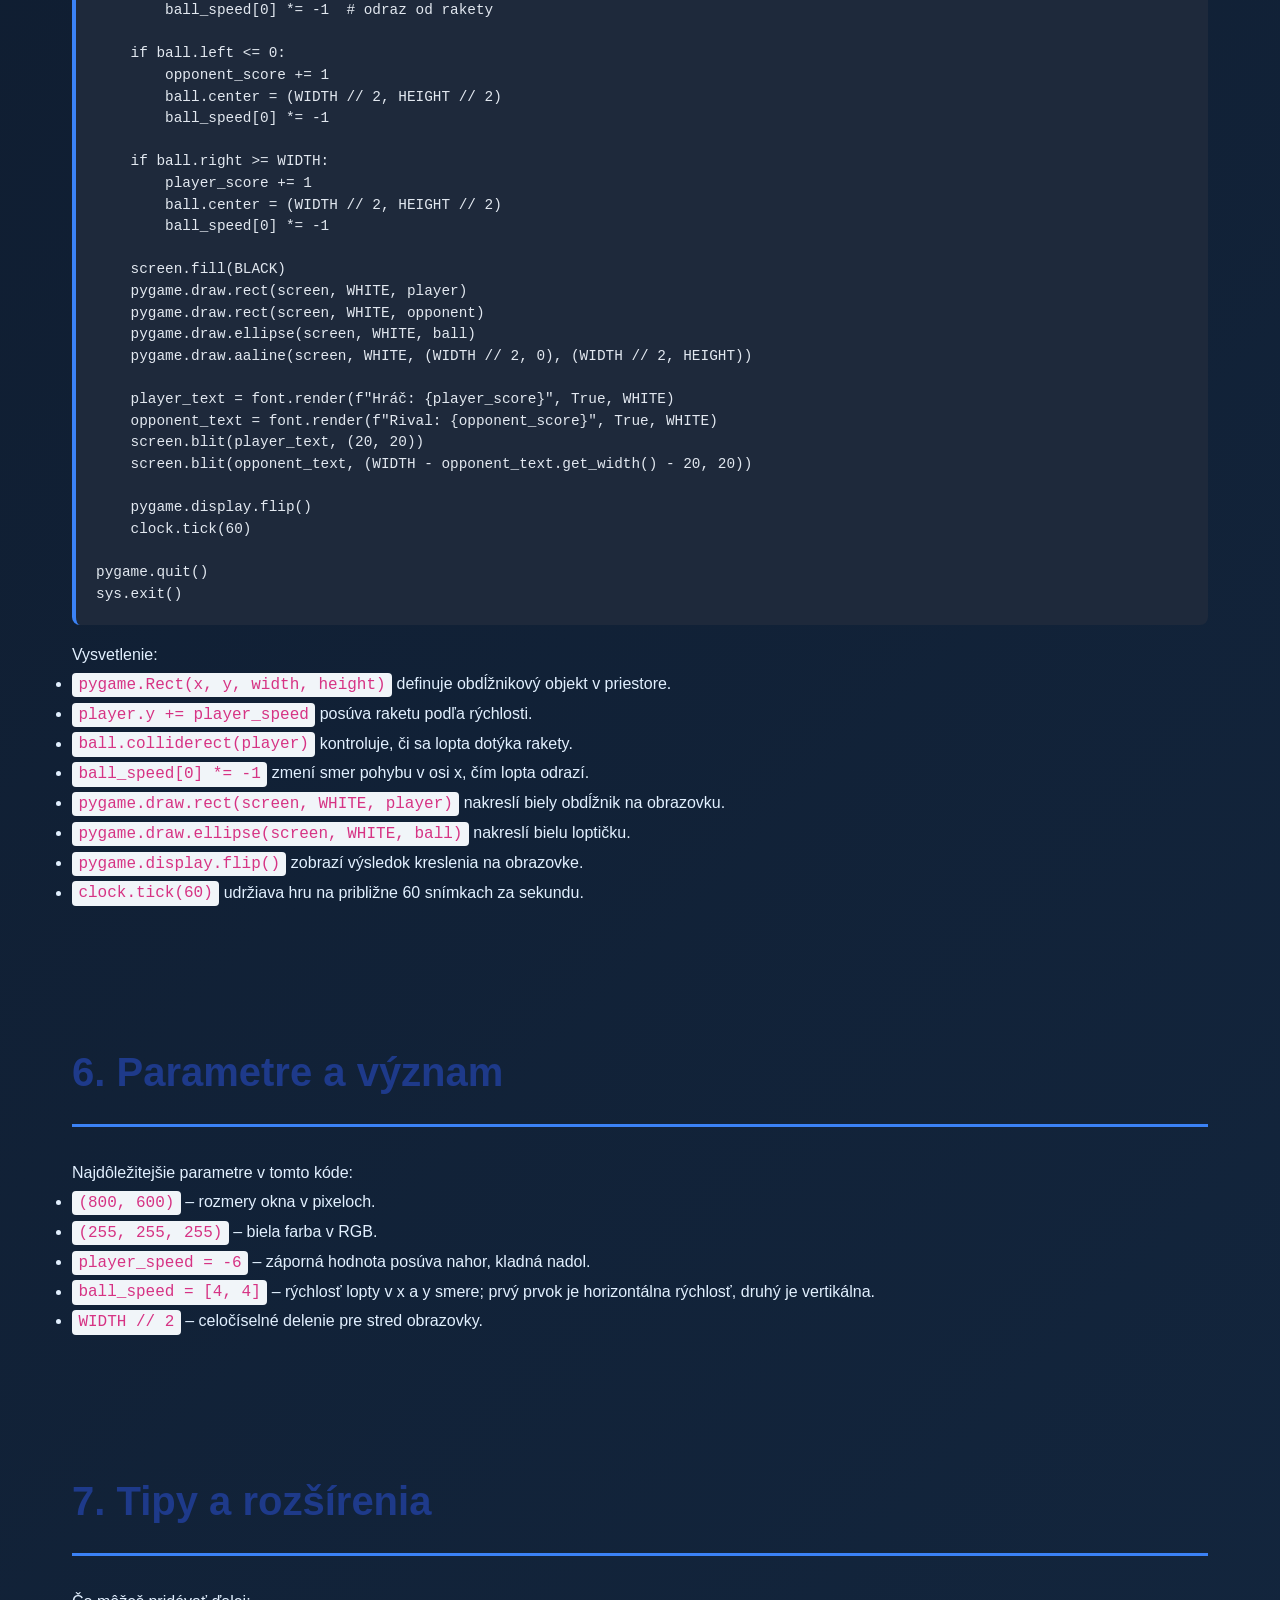
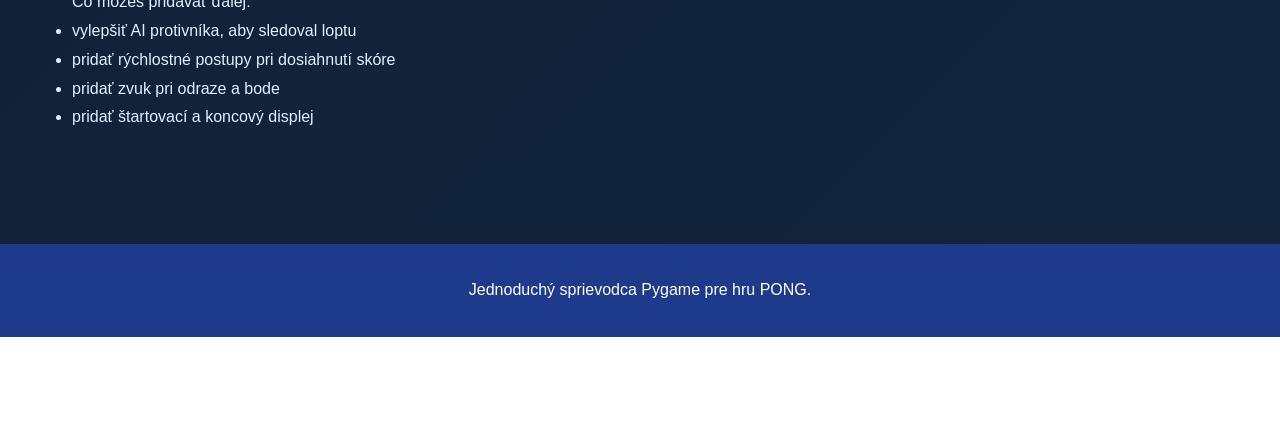
<file: PYTHON/PYGAME/index.html>
<!DOCTYPE html>
<html lang="sk">
<head>
  <meta charset="UTF-8">
  <meta name="viewport" content="width=device-width, initial-scale=1.0">
  <title>Pygame a PONG</title>
  <link rel="stylesheet" href="../styles.css">
  <link rel="stylesheet" href="styles.css">
</head>
<body>
  <header class="hero">
    <div class="container">
      <h1>Pygame a hra PONG</h1>
      <p>Učiť sa Pygame s jednoduchou hrou PONG: inštalácia, základné moduly, herný cyklus a logika.</p>
      <nav>
        <a href="../index.html" class="button button-secondary">Hlavný index</a>
      </nav>
    </div>
  </header>

  <main class="container">
    <section class="section">
      <h2>1. Čo je Pygame?</h2>
      <p>Pygame je knižnica pre Python, ktorá sprístupňuje grafiku, zvuk a vstup pre tvorbu 2D hier. Umožňuje pracovať s oknom, udalosťami a kreslením v reálnom čase.</p>
      <div class="card card-info">
        <p>Ak chceš späť na hlavný Python kurz, klikni sem:</p>
        <a href="../index.html" class="button button-secondary">Otvor hlavný index</a>
      </div>
    </section>

    <section class="section">
      <h2>2. Inštalácia a prvé okno</h2>
      <p>Inštalácia Pygame:</p>
      <pre><code>pip install pygame</code></pre>
      <p>Základný kód pre otvorenie okna:</p>
      <pre><code>import pygame

pygame.init()  # Inicializuje všetky Pygame moduly
screen = pygame.display.set_mode((800, 600))  # Nastaví okno na šírku 800 a výšku 600
pygame.display.set_caption("PONG")  # Názov okna
running = True
while running:
    for event in pygame.event.get():
        if event.type == pygame.QUIT:
            running = False
    screen.fill((0, 0, 0))  # Vymaže obrazovku čiernou farbou
    pygame.display.flip()  # Aktualizuje obsah okna
pygame.quit()  # Ukončí Pygame</code></pre>
      <p>Vysvetlenie:</p>
      <ul>
        <li><code>pygame.init()</code> spúšťa interné moduly Pygame, ako zvuk a vstup.</li>
        <li><code>pygame.display.set_mode((800, 600))</code> vytvorí zobrazovaciu plochu s rozmermi v pixeloch.</li>
        <li><code>pygame.display.set_caption()</code> nastaví názov okna.</li>
        <li><code>pygame.event.get()</code> vráti zoznam udalostí, napr. stlačenie tlačidla alebo zatvorenie okna.</li>
        <li><code>screen.fill((0, 0, 0))</code> vyplní obrazovku RGB farbou: čierna = (0, 0, 0).</li>
        <li><code>pygame.display.flip()</code> vykreslí zmeny do okna.</li>
      </ul>
    </section>

    <section class="section">
      <h2>3. Základné objekty v Pygame</h2>
      <p>Najčastejšie použité prvky v hre:</p>
      <ul>
        <li><strong>Surface</strong> – obrázok alebo plocha, na ktorú kreslíme.</li>
        <li><strong>Rect</strong> – obdĺžnik s polohou a veľkosťou (<code>x, y, width, height</code>).</li>
        <li><strong>Clock</strong> – objekt pre nastavenie snímkovej frekvencie.</li>
        <li><strong>Event</strong> – údaje o vstupoch, ukončení alebo stlačení kláves.</li>
      </ul>
      <p>Príklad vytvorenia tlačidla a renderovania textu:</p>
      <pre><code>player = pygame.Rect(30, 250, 10, 100)
clock = pygame.time.Clock()
font = pygame.font.SysFont("Arial", 24)
text_surface = font.render("Skóre: 0", True, (255, 255, 255))</code></pre>
      <p>Vysvetlenie:</p>
      <ul>
        <li><code>pygame.Rect(30, 250, 10, 100)</code> vytvorí obdĺžnik so súradnicami x=30, y=250, šírka=10, výška=100.</li>
        <li><code>pygame.time.Clock()</code> vytvorí meradlo času pre ovládanie FPS.</li>
        <li><code>pygame.font.SysFont("Arial", 24)</code> vyberie font Arial vo veľkosti 24 pixelov.</li>
        <li><code>font.render(text, True, color)</code> vytvorí obrázok textu, kde <code>True</code> znamená hladký anti-aliasing.</li>
      </ul>
    </section>

    <section class="section">
      <h2>4. Algoritmus hry PONG</h2>
      <p>Hra PONG má tieto hlavné kroky:</p>
      <ol>
        <li>Inicializovať Pygame a vytvoriť okno.</li>
        <li>Vytvoriť objekty hráča, protivníka a lopty.</li>
        <li>Spracovať vstupy od hráča (pohyb rakety).</li>
        <li>Aktualizovať pozíciu lopty a skontrolovať kolíziu so stenami a raketami.</li>
        <li>Pridať body, keď lopta prejde za raketu.</li>
        <li>Vykresliť všetky objekty na obrazovku.</li>
        <li>Zopakovať cyklus, kým hráč neukončí hru.</li>
      </ol>
      <p>Pseudokód herného cyklu:</p>
      <pre><code>while hra_bezi:
    spracuj_udalosti()
    pohyb_hraca()
    pohyb_oponenta()
    pohyb_lopty()
    kontrola_kolizii()
    vykresli_obrazovku()
    cakanie_na_dalsiu_framu()</code></pre>
    </section>

    <section class="section">
      <h2>5. Krok za krokom: implementácia PONG</h2>
      <p>Tu je kompletný príklad s vysvetlením každej časti:</p>
      <pre><code>import pygame
import sys

pygame.init()  # Inicializuje Pygame moduly

WIDTH, HEIGHT = 800, 600
screen = pygame.display.set_mode((WIDTH, HEIGHT))
pygame.display.set_caption("PONG")

WHITE = (255, 255, 255)
BLACK = (0, 0, 0)

player = pygame.Rect(30, 250, 10, 100)  # ľavá raketa
opponent = pygame.Rect(760, 250, 10, 100)  # pravá raketa
ball = pygame.Rect(WIDTH // 2 - 15, HEIGHT // 2 - 15, 30, 30)  # lopta

player_speed = 0
opponent_speed = 5
ball_speed = [4, 4]  # rýchlosť lopty v osiach x a y

clock = pygame.time.Clock()
font = pygame.font.SysFont("Arial", 30)

player_score = 0
opponent_score = 0

running = True
while running:
    for event in pygame.event.get():
        if event.type == pygame.QUIT:
            running = False
        if event.type == pygame.KEYDOWN:
            if event.key == pygame.K_w:
                player_speed = -6
            if event.key == pygame.K_s:
                player_speed = 6
        if event.type == pygame.KEYUP:
            if event.key == pygame.K_w or event.key == pygame.K_s:
                player_speed = 0

    player.y += player_speed  # pohyb hráčovej rakety
    if player.top <= 0:
        player.top = 0
    if player.bottom >= HEIGHT:
        player.bottom = HEIGHT

    opponent.y += opponent_speed  # jednoduchá AI logika pre protivníka
    if opponent.top <= 0 or opponent.bottom >= HEIGHT:
        opponent_speed *= -1

    ball.x += ball_speed[0]
    ball.y += ball_speed[1]

    if ball.top <= 0 or ball.bottom >= HEIGHT:
        ball_speed[1] *= -1  # odraz od hornej alebo dolnej steny

    if ball.colliderect(player) or ball.colliderect(opponent):
        ball_speed[0] *= -1  # odraz od rakety

    if ball.left <= 0:
        opponent_score += 1
        ball.center = (WIDTH // 2, HEIGHT // 2)
        ball_speed[0] *= -1

    if ball.right >= WIDTH:
        player_score += 1
        ball.center = (WIDTH // 2, HEIGHT // 2)
        ball_speed[0] *= -1

    screen.fill(BLACK)
    pygame.draw.rect(screen, WHITE, player)
    pygame.draw.rect(screen, WHITE, opponent)
    pygame.draw.ellipse(screen, WHITE, ball)
    pygame.draw.aaline(screen, WHITE, (WIDTH // 2, 0), (WIDTH // 2, HEIGHT))

    player_text = font.render(f"Hráč: {player_score}", True, WHITE)
    opponent_text = font.render(f"Rival: {opponent_score}", True, WHITE)
    screen.blit(player_text, (20, 20))
    screen.blit(opponent_text, (WIDTH - opponent_text.get_width() - 20, 20))

    pygame.display.flip()
    clock.tick(60)

pygame.quit()
sys.exit()</code></pre>
      <p>Vysvetlenie:</p>
      <ul>
        <li><code>pygame.Rect(x, y, width, height)</code> definuje obdĺžnikový objekt v priestore.</li>
        <li><code>player.y += player_speed</code> posúva raketu podľa rýchlosti.</li>
        <li><code>ball.colliderect(player)</code> kontroluje, či sa lopta dotýka rakety.</li>
        <li><code>ball_speed[0] *= -1</code> zmení smer pohybu v osi x, čím lopta odrazí.</li>
        <li><code>pygame.draw.rect(screen, WHITE, player)</code> nakreslí biely obdĺžnik na obrazovku.</li>
        <li><code>pygame.draw.ellipse(screen, WHITE, ball)</code> nakreslí bielu loptičku.</li>
        <li><code>pygame.display.flip()</code> zobrazí výsledok kreslenia na obrazovke.</li>
        <li><code>clock.tick(60)</code> udržiava hru na približne 60 snímkach za sekundu.</li>
      </ul>
    </section>

    <section class="section">
      <h2>6. Parametre a význam</h2>
      <p>Najdôležitejšie parametre v tomto kóde:</p>
      <ul>
        <li><code>(800, 600)</code> – rozmery okna v pixeloch.</li>
        <li><code>(255, 255, 255)</code> – biela farba v RGB.</li>
        <li><code>player_speed = -6</code> – záporná hodnota posúva nahor, kladná nadol.</li>
        <li><code>ball_speed = [4, 4]</code> – rýchlosť lopty v x a y smere; prvý prvok je horizontálna rýchlosť, druhý je vertikálna.</li>
        <li><code>WIDTH // 2</code> – celočíselné delenie pre stred obrazovky.</li>
      </ul>
    </section>

    <section class="section">
      <h2>7. Tipy a rozšírenia</h2>
      <p>Čo môžeš pridávať ďalej:</p>
      <ul>
        <li>vylepšiť AI protivníka, aby sledoval loptu</li>
        <li>pridať rýchlostné postupy pri dosiahnutí skóre</li>
        <li>pridať zvuk pri odraze a bode</li>
        <li>pridať štartovací a koncový displej</li>
      </ul>
    </section>
  </main>

  <footer class="footer">
    <div class="container">
      <p>Jednoduchý sprievodca Pygame pre hru PONG.</p>
    </div>
  </footer>

  <script src="script.js"></script>
</body>
</html>
</file>
<file: C/styles.css>
:root {
  --bg: #0f172a;
  --surface: #111827;
  --surface-light: #1f2937;
  --text: #e2e8f0;
  --accent: #38bdf8;
  --accent-strong: #7dd3fc;
  --border: rgba(148, 163, 184, 0.2);
}

* {
  box-sizing: border-box;
}

body {
  margin: 0;
  font-family: Inter, system-ui, sans-serif;
  background: radial-gradient(circle at top, #1e3a8a 0%, #0f172a 45%);
  color: var(--text);
  line-height: 1.65;
}

a {
  color: var(--accent-strong);
  text-decoration: none;
}

a:hover {
  text-decoration: underline;
}

.container {
  width: min(1200px, calc(100% - 2rem));
  margin: 0 auto;
}

.hero {
  padding: 4rem 0 3rem;
  text-align: center;
}

.hero h1 {
  margin: 0;
  font-size: clamp(2.5rem, 5vw, 4rem);
}

.hero p {
  margin: 1rem auto 2rem;
  max-width: 720px;
  color: #cbd5e1;
}

nav {
  display: flex;
  justify-content: center;
  gap: 1rem;
  flex-wrap: wrap;
}

nav a {
  padding: 0.75rem 1rem;
  border: 1px solid var(--border);
  border-radius: 999px;
  background: rgba(255,255,255,0.05);
}

.section {
  padding: 2rem 0;
}

.section h2 {
  margin-top: 0;
  font-size: 2rem;
  border-bottom: 1px solid var(--border);
  padding-bottom: 0.5rem;
}

.card-grid {
  display: grid;
  grid-template-columns: repeat(auto-fit, minmax(260px, 1fr));
  gap: 1rem;
}

.card {
  background: rgba(15, 23, 42, 0.95);
  border: 1px solid var(--border);
  border-radius: 1rem;
  padding: 1.5rem;
  box-shadow: 0 20px 60px rgba(0,0,0,0.18);
}

.card h3 {
  margin-top: 0;
  color: var(--accent);
}

pre {
  background: #111827;
  border: 1px solid rgba(148, 163, 184, 0.15);
  border-radius: 0.75rem;
  padding: 1rem;
  overflow-x: auto;
  color: #e2e8f0;
}

code {
  font-family: ui-monospace, SFMono-Regular, Menlo, Monaco, Consolas, "Liberation Mono", "Courier New", monospace;
}

.copy-code-button {
  display: inline-flex;
  align-items: center;
  justify-content: center;
  margin-bottom: 0.75rem;
  padding: 0.5rem 0.85rem;
  border: 1px solid rgba(148, 163, 184, 0.35);
  border-radius: 0.75rem;
  background: rgba(255, 255, 255, 0.08);
  color: var(--text);
  cursor: pointer;
  font-size: 0.95rem;
}

.copy-code-button:hover {
  background: rgba(56, 189, 248, 0.12);
}

fieldset {
  border: 1px solid rgba(148, 163, 184, 0.2);
  border-radius: 0.75rem;
  padding: 1rem;
  margin-bottom: 1rem;
}

legend {
  font-weight: 700;
  padding: 0 0.5rem;
}

.quiz-label {
  display: block;
  margin: 0.5rem 0;
  cursor: pointer;
}

.quiz-label input {
  margin-right: 0.75rem;
}

.quiz-section {
  display: grid;
  gap: 1rem;
}

#submitQuiz {
  background: linear-gradient(135deg, #0ea5e9, #0284c7);
  border: none;
  color: white;
  padding: 1rem 1.5rem;
  border-radius: 999px;
  cursor: pointer;
  font-size: 1rem;
}

#submitQuiz:hover {
  opacity: 0.95;
}

.result {
  margin-top: 1rem;
  padding: 1rem;
  border-radius: 0.75rem;
  background: rgba(30, 58, 138, 0.9);
  border: 1px solid rgba(56, 189, 248, 0.35);
}

footer {
  padding: 2rem 0;
  text-align: center;
  color: #94a3b8;
}

@media (max-width: 640px) {
  .hero {
    padding-top: 2.5rem;
  }

  nav {
    gap: 0.5rem;
  }
}
</file>
<file: PYTHON/styles.css>
:root {
  --bg-dark: #0f172a;
  --bg-light: #f8fafc;
  --surface: #111827;
  --surface-light: #1f2937;
  --text-dark: #1e293b;
  --text-light: #e2e8f0;
  --accent: #3b82f6;
  --accent-light: #60a5fa;
  --success: #10b981;
  --warning: #f59e0b;
  --danger: #ef4444;
  --border: rgba(148, 163, 184, 0.2);
  --shadow: 0 10px 25px rgba(0, 0, 0, 0.1);
}

* {
  margin: 0;
  padding: 0;
  box-sizing: border-box;
}

html {
  scroll-behavior: smooth;
}

body {
  font-family: 'Segoe UI', Tahoma, Geneva, Verdana, sans-serif;
  background: linear-gradient(135deg, #f8fafc 0%, #e0e7ff 100%);
  color: var(--text-dark);
  line-height: 1.8;
}

/* Header & Hero */
.hero {
  background: linear-gradient(135deg, #3b82f6 0%, #1e40af 100%);
  color: white;
  padding: 4rem 2rem;
  text-align: center;
  box-shadow: var(--shadow);
}

.hero h1 {
  font-size: clamp(2rem, 8vw, 3.5rem);
  margin-bottom: 1rem;
  font-weight: 800;
  text-shadow: 2px 2px 4px rgba(0, 0, 0, 0.2);
}

.hero p {
  font-size: 1.1rem;
  margin-bottom: 0.5rem;
  opacity: 0.95;
}

.hero .tagline {
  font-size: 0.95rem;
  opacity: 0.85;
  font-style: italic;
  margin-bottom: 2rem;
}

nav {
  display: flex;
  justify-content: center;
  gap: 1rem;
  flex-wrap: wrap;
  margin-top: 2rem;
}

nav a {
  padding: 0.75rem 1.25rem;
  background: rgba(255, 255, 255, 0.15);
  border: 1px solid rgba(255, 255, 255, 0.3);
  border-radius: 999px;
  color: white;
  text-decoration: none;
  transition: all 0.3s ease;
  font-weight: 500;
}

nav a:hover {
  background: rgba(255, 255, 255, 0.25);
  transform: translateY(-2px);
  box-shadow: 0 4px 12px rgba(0, 0, 0, 0.15);
}

/* Container */
.container {
  max-width: 1200px;
  margin: 0 auto;
  padding: 0 2rem;
}

/* Sections */
.section {
  padding: 3rem 0;
  margin: 2rem 0;
}

.section h2 {
  font-size: 2.5rem;
  margin-bottom: 2rem;
  color: #1e3a8a;
  border-bottom: 3px solid var(--accent);
  padding-bottom: 1rem;
  display: flex;
  align-items: center;
  gap: 0.5rem;
}

/* Cards */
.card {
  background: white;
  border: 1px solid #e0e7ff;
  border-radius: 0.75rem;
  padding: 1.5rem;
  margin-bottom: 1.5rem;
  box-shadow: 0 4px 6px rgba(0, 0, 0, 0.05);
  transition: all 0.3s ease;
}

.card:hover {
  box-shadow: var(--shadow);
  transform: translateY(-4px);
  border-color: var(--accent);
}

.card h3 {
  color: var(--accent);
  margin-bottom: 1rem;
  font-size: 1.5rem;
}

.card h4 {
  color: #475569;
  margin-top: 1.5rem;
  margin-bottom: 0.75rem;
  font-size: 1.1rem;
}

.card p {
  color: #64748b;
  margin-bottom: 1rem;
  line-height: 1.8;
}

.card ul, .card ol {
  margin-left: 1.5rem;
  color: #64748b;
}

.card li {
  margin-bottom: 0.5rem;
}

.card-grid {
  display: grid;
  grid-template-columns: repeat(auto-fit, minmax(300px, 1fr));
  gap: 2rem;
  margin-bottom: 2rem;
}

.card-info {
  background: linear-gradient(135deg, #eff6ff 0%, #dbeafe 100%);
  border-left: 4px solid var(--accent);
}

.card-warning {
  background: linear-gradient(135deg, #fefce8 0%, #fef3c7 100%);
  border-left: 4px solid var(--warning);
}

.card-tips {
  background: linear-gradient(135deg, #f0fdf4 0%, #dcfce7 100%);
  border-left: 4px solid var(--success);
}

/* Tables */
.data-types-table, .operators-table {
  width: 100%;
  border-collapse: collapse;
  margin: 1.5rem 0;
  font-size: 0.95rem;
}

.data-types-table th, .operators-table th {
  background: var(--accent);
  color: white;
  padding: 0.75rem;
  text-align: left;
  font-weight: 600;
}

.data-types-table td, .operators-table td {
  padding: 0.75rem;
  border-bottom: 1px solid #e2e5e9;
}

.data-types-table tr:nth-child(even),
.operators-table tr:nth-child(even) {
  background: #f8f9ff;
}

/* Code blocks */
pre {
  background: #1e293b;
  color: #e2e8f0;
  padding: 1.25rem;
  border-radius: 0.5rem;
  overflow-x: auto;
  margin: 1rem 0;
  border-left: 4px solid var(--accent);
  font-size: 0.9rem;
  line-height: 1.5;
}

code {
  font-family: 'Courier New', monospace;
  background: #f1f5f9;
  padding: 0.2rem 0.4rem;
  border-radius: 0.25rem;
  color: #d63384;
  font-weight: 500;
}

pre code {
  background: none;
  color: inherit;
  padding: 0;
}

/* Buttons */
.button {
  display: inline-block;
  padding: 0.75rem 1.5rem;
  border: none;
  border-radius: 0.5rem;
  cursor: pointer;
  font-weight: 600;
  text-decoration: none;
  transition: all 0.3s ease;
  text-align: center;
}

.button-primary {
  background: var(--accent);
  color: white;
  font-size: 1.1rem;
  padding: 1rem 2rem;
  width: 100%;
  max-width: 300px;
  margin: 1.5rem auto;
  display: block;
}

.button-primary:hover {
  background: var(--accent-light);
  transform: translateY(-2px);
  box-shadow: var(--shadow);
}

.button-secondary {
  background: #e0e7ff;
  color: var(--accent);
  padding: 0.5rem 1rem;
  font-size: 0.9rem;
  margin-top: 1rem;
}

.button-secondary:hover {
  background: var(--accent);
  color: white;
}

/* Quiz */
.quiz-section {
  background: #f0f9ff;
  border-radius: 0.75rem;
  padding: 2.5rem;
}

fieldset {
  border: 1px solid #cbd5e1;
  border-radius: 0.5rem;
  padding: 1.5rem;
  margin-bottom: 1.5rem;
  background: white;
}

legend {
  font-weight: 700;
  padding: 0 0.5rem;
  color: #1e3a8a;
}

.quiz-label {
  display: flex;
  align-items: center;
  margin: 0.75rem 0;
  cursor: pointer;
  color: #475569;
  transition: color 0.3s ease;
}

.quiz-label:hover {
  color: var(--accent);
}

.quiz-label input[type="radio"] {
  margin-right: 0.75rem;
  cursor: pointer;
  width: 18px;
  height: 18px;
}

.result {
  margin-top: 2rem;
  padding: 1.5rem;
  border-radius: 0.5rem;
  border-left: 4px solid var(--accent);
  background: #eff6ff;
  display: none;
  animation: slideIn 0.5s ease;
}

.result.show {
  display: block;
}

.result p {
  color: #1e3a8a;
  font-weight: 500;
  font-size: 1.1rem;
}

@keyframes slideIn {
  from {
    opacity: 0;
    transform: translateY(-10px);
  }
  to {
    opacity: 1;
    transform: translateY(0);
  }
}

/* Footer */
footer {
  background: #1e3a8a;
  color: white;
  padding: 2rem 0;
  text-align: center;
  margin-top: 4rem;
}

footer a {
  color: #60a5fa;
  text-decoration: none;
}

footer a:hover {
  text-decoration: underline;
}

/* Responsive */
@media (max-width: 768px) {
  .section {
    padding: 2rem 0;
  }

  .section h2 {
    font-size: 1.8rem;
  }

  .card-grid {
    grid-template-columns: 1fr;
  }

  nav {
    flex-direction: column;
    gap: 0.5rem;
  }

  nav a {
    width: 100%;
  }

  .data-types-table, .operators-table {
    font-size: 0.85rem;
  }

  pre {
    font-size: 0.8rem;
  }
}

@media (max-width: 480px) {
  .hero {
    padding: 2rem 1rem;
  }

  .hero h1 {
    font-size: 1.8rem;
  }

  .section h2 {
    font-size: 1.5rem;
  }

  .card {
    padding: 1rem;
  }
}
</file>
<file: PYTHON/PYGAME/styles.css>
:root {
  --pygame-bg: #071b2a;
  --pygame-surface: rgba(255, 255, 255, 0.08);
  --pygame-border: rgba(96, 165, 250, 0.25);
  --pygame-text: #e2f0ff;
  --pygame-accent: #60a5fa;
  --pygame-accent-strong: #38bdf8;
}

body {
  background: linear-gradient(135deg, #0b1220 0%, #13263e 100%);
  color: var(--pygame-text);
}

.hero {
  background: linear-gradient(135deg, #0f172a 0%, #1e3a8a 100%);
}

.hero p {
  color: #cbd5e1;
}

nav a.button-secondary {
  background: rgba(255, 255, 255, 0.12);
  color: var(--pygame-text);
}

.card {
  background: rgba(15, 23, 42, 0.9);
  border: 1px solid rgba(96, 165, 250, 0.18);
}

.card h3,
.card h4 {
  color: var(--pygame-accent);
}

.card p,
.card li,
.card td,
.card th {
  color: #cbd5e1;
}

.pre-wrapper {
  position: relative;
}

.copy-code-button {
  position: absolute;
  right: 1rem;
  top: 1rem;
  background: rgba(56, 189, 248, 0.12);
  border: 1px solid rgba(56, 189, 248, 0.3);
  color: var(--pygame-text);
  padding: 0.5rem 0.8rem;
  border-radius: 999px;
  cursor: pointer;
  font-size: 0.9rem;
  transition: all 0.2s ease;
}

.copy-code-button:hover {
  background: rgba(56, 189, 248, 0.25);
  transform: translateY(-1px);
}

pre {
  position: relative;
}

.code-note {
  margin-top: 1rem;
  color: #94a3b8;
  font-size: 0.95rem;
}
</file>
